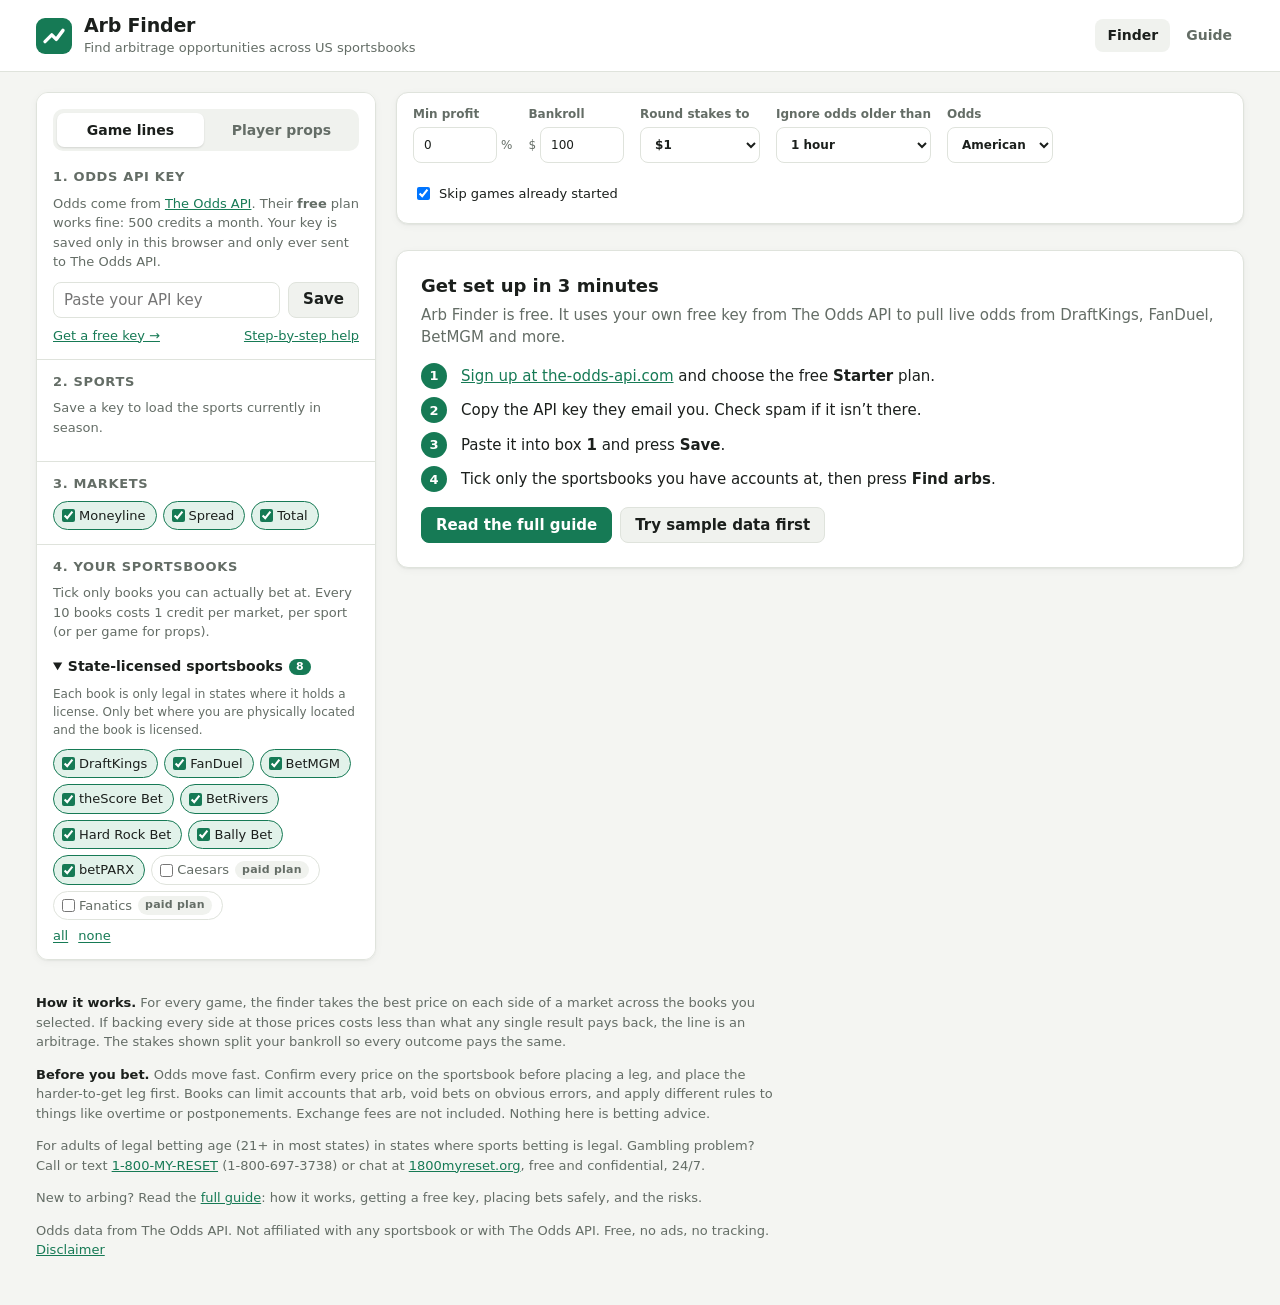
<file: index.html>
<!doctype html>
<html lang="en">
<head>
  <meta charset="utf-8">
  <meta name="viewport" content="width=device-width, initial-scale=1">
  <meta http-equiv="Content-Security-Policy" content="default-src 'self'; script-src 'self'; style-src 'self'; img-src 'self' data:; connect-src https://api.the-odds-api.com; font-src 'self'; object-src 'none'; base-uri 'self'; form-action 'none'">
  <meta name="referrer" content="strict-origin-when-cross-origin">
  <title>Arb Finder</title>
  <meta name="description" content="Free sports betting arbitrage finder for US sportsbooks. Compares DraftKings, FanDuel, BetMGM, theScore Bet, BetRivers, Hard Rock Bet and more. Runs entirely in your browser.">
  <link rel="icon" href="data:image/svg+xml,%3Csvg xmlns='http://www.w3.org/2000/svg' viewBox='0 0 32 32'%3E%3Crect width='32' height='32' rx='7' fill='%23167a55'/%3E%3Cpath d='M8 21l6-6 4 4 6-8' stroke='white' stroke-width='3' fill='none' stroke-linecap='round' stroke-linejoin='round'/%3E%3C/svg%3E">
  <link rel="stylesheet" href="styles.css">
</head>
<body>
  <header class="topbar">
    <div class="wrap topbar-inner">
      <a class="brand brand-link" href="index.html">
        <span class="logo" aria-hidden="true"></span>
        <div>
          <h1>Arb Finder</h1>
          <p class="tagline">Find arbitrage opportunities across US sportsbooks</p>
        </div>
      </a>
      <div class="topbar-right">
        <div class="quota" id="quota" hidden></div>
        <nav class="nav">
          <a href="index.html" aria-current="page">Finder</a>
          <a href="guide.html">Guide</a>
        </nav>
      </div>
    </div>
  </header>

  <main class="wrap layout">
    <aside class="panel settings" aria-label="Settings">
      <div class="mode-switch" role="tablist" aria-label="What to search">
        <button type="button" role="tab" data-mode="lines">Game lines</button>
        <button type="button" role="tab" data-mode="props">Player props</button>
      </div>

      <section class="block">
        <h2>1. Odds API key</h2>
        <p class="hint">Odds come from <a href="https://the-odds-api.com/" target="_blank" rel="noopener">The Odds API</a>. Their <strong>free</strong> plan works fine: 500 credits a month. Your key is saved only in this browser and only ever sent to The Odds API.</p>
        <form id="key-form" class="key-row" autocomplete="off">
          <input id="api-key" type="password" placeholder="Paste your API key" spellcheck="false" aria-label="API key">
          <button type="submit" class="btn">Save</button>
        </form>
        <p class="key-status" id="key-status" role="status" aria-live="polite" hidden></p>
        <div class="key-links">
          <a href="https://the-odds-api.com/#get-access" target="_blank" rel="noopener">Get a free key →</a>
          <a href="guide.html#api-key">Step-by-step help</a>
          <button type="button" class="link-btn" id="clear-key" hidden>Forget key</button>
        </div>
      </section>

      <div data-show="lines">
        <section class="block">
        <h2>2. Sports</h2>
        <div id="sports" class="sports"><p class="hint">Save a key to load the sports currently in season.</p></div>
      </section>

        <section class="block">
        <h2>3. Markets</h2>
        <div class="chips" id="markets">
          <label class="chip"><input type="checkbox" value="h2h"> Moneyline</label>
          <label class="chip"><input type="checkbox" value="spreads"> Spread</label>
          <label class="chip"><input type="checkbox" value="totals"> Total</label>
        </div>
      </section>

      </div>

      <div data-show="props" hidden>
        <section class="block">
          <h2>2. Sport</h2>
          <div id="prop-sports"></div>
        </section>
        <section class="block">
          <h2>3. Props</h2>
          <p class="hint">Over/under player props. Each prop you tick costs credits for every game scanned.</p>
          <div id="prop-markets"></div>
          <label class="inline-field">Games to scan
            <select id="prop-games">
              <option value="1">next 1 game</option>
              <option value="3">next 3 games</option>
              <option value="5">next 5 games</option>
              <option value="10">next 10 games</option>
              <option value="20">next 20 games</option>
            </select>
          </label>
          <p class="props-cost" id="props-cost"></p>
        </section>
      </div>

      <section class="block">
        <h2>4. Your sportsbooks</h2>
        <p class="hint">Tick only books you can actually bet at. Every 10 books costs 1 credit per market, per sport (or per game for props).</p>
        <div id="books"></div>
      </section>

      <section class="block fetch-block">
        <div class="cost" id="cost"></div>
        <button id="fetch" class="btn btn-primary btn-wide" type="button">Find arbs</button>
        <button id="demo" class="link-btn" type="button">or load sample data</button>
        <p class="status" id="status" role="status" aria-live="polite"></p>
      </section>
    </aside>

    <section class="results" aria-label="Results">
      <div class="panel filters">
        <label>Min profit
          <span class="input-suffix"><input id="f-minprofit" type="number" step="0.1" min="-10" max="50"><span>%</span></span>
        </label>
        <label>Bankroll
          <span class="input-prefix"><span>$</span><input id="f-bankroll" type="number" step="10" min="1"></span>
        </label>
        <label>Round stakes to
          <select id="f-round">
            <option value="0">exact cents</option>
            <option value="1">$1</option>
            <option value="5">$5</option>
            <option value="10">$10</option>
          </select>
        </label>
        <label>Ignore odds older than
          <select id="f-maxage">
            <option value="15">15 min</option>
            <option value="30">30 min</option>
            <option value="60">1 hour</option>
            <option value="180">3 hours</option>
            <option value="0">never</option>
          </select>
        </label>
        <label>Odds
          <select id="f-format">
            <option value="american">American</option>
            <option value="decimal">Decimal</option>
          </select>
        </label>
        <label class="check"><input id="f-live" type="checkbox"> Skip games already started</label>
      </div>

      <div id="summary" class="summary"></div>
      <div id="list" class="list"></div>
      <div id="cover" class="cover"></div>
    </section>
  </main>

  <footer class="wrap footer">
    <p><strong>How it works.</strong> For every game, the finder takes the best price on each side of a market across the books you selected. If backing every side at those prices costs less than what any single result pays back, the line is an arbitrage. The stakes shown split your bankroll so every outcome pays the same.</p>
    <p><strong>Before you bet.</strong> Odds move fast. Confirm every price on the sportsbook before placing a leg, and place the harder-to-get leg first. Books can limit accounts that arb, void bets on obvious errors, and apply different rules to things like overtime or postponements. Exchange fees are not included. Nothing here is betting advice.</p>
    <p>For adults of legal betting age (21+ in most states) in states where sports betting is legal. Gambling problem? Call or text <a href="tel:18006973738">1-800-MY-RESET</a> (1-800-697-3738) or chat at <a href="https://1800myreset.org" target="_blank" rel="noopener">1800myreset.org</a>, free and confidential, 24/7.</p>
    <p>New to arbing? Read the <a href="guide.html">full guide</a>: how it works, getting a free key, placing bets safely, and the risks.</p>
    <p class="muted">Odds data from The Odds API. Not affiliated with any sportsbook or with The Odds API. Free, no ads, no tracking. <a href="guide.html#disclaimer">Disclaimer</a></p>
  </footer>

  <script type="module" src="js/app.js"></script>
</body>
</html>
</file>
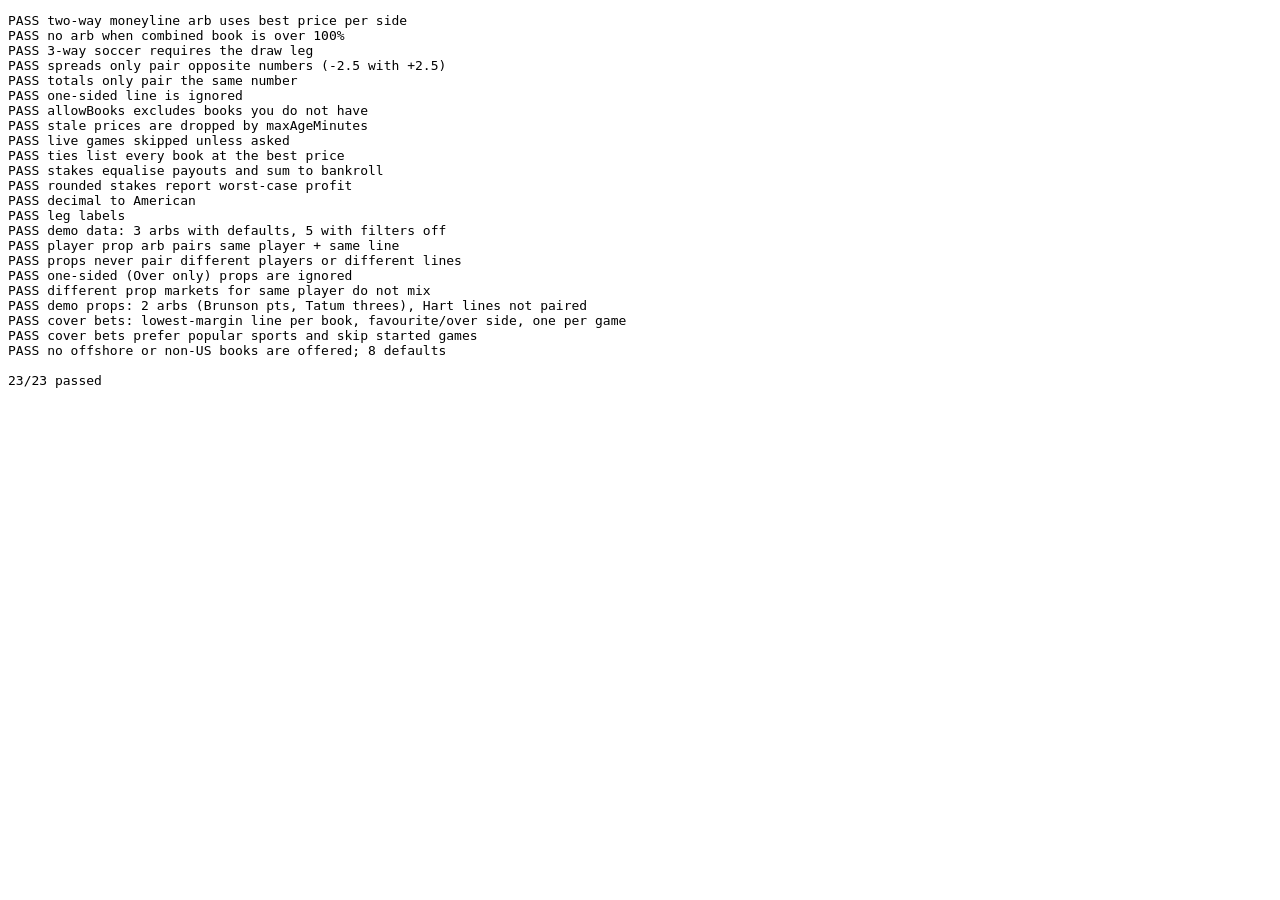
<file: test/index.html>
<!doctype html>
<html lang="en">
<head><meta charset="utf-8"><title>Arb math tests</title></head>
<body>
<pre id="out">running…</pre>
<script type="module">
import { findArbs, findCoverBets, calcStakes, decimalToAmerican, legLabel } from '../js/arb.js';
import { demoEvents, demoPropEvents } from '../js/demo-data.js';
import { BOOKS } from '../js/books.js';

const results = [];
const test = (name, fn) => { try { fn(); results.push(`PASS ${name}`); } catch (e) { results.push(`FAIL ${name}: ${e.message}`); } };
const eq = (a, b, msg = '') => { if (a !== b) throw new Error(`${msg} expected ${JSON.stringify(b)}, got ${JSON.stringify(a)}`); };
const near = (a, b, tol = 1e-6, msg = '') => { if (Math.abs(a - b) > tol) throw new Error(`${msg} expected ~${b}, got ${a}`); };

const NOW = Date.parse('2026-11-17T12:00:00Z');
const later = '2026-11-18T00:00:00Z';
const fresh = '2026-11-17T11:59:00Z';
const ev = (bookmakers, extra = {}) => ({ id: 'e', sport_key: 'x', commence_time: later, home_team: 'Home', away_team: 'Away', bookmakers, ...extra });
const bm = (key, mkey, outcomes, last_update = fresh) => ({ key, title: key.toUpperCase(), last_update, markets: [{ key: mkey, last_update, outcomes }] });

test('two-way moneyline arb uses best price per side', () => {
  const r = findArbs([ev([
    bm('a', 'h2h', [{ name: 'Home', price: 2.1 }, { name: 'Away', price: 1.8 }]),
    bm('b', 'h2h', [{ name: 'Home', price: 1.87 }, { name: 'Away', price: 2.02 }]),
  ])], { now: NOW });
  eq(r.length, 1);
  near(r[0].implied, 1 / 2.1 + 1 / 2.02);
  near(r[0].profitPct, (1 / (1 / 2.1 + 1 / 2.02) - 1) * 100);
  eq(r[0].legs.find((l) => l.name === 'Home').books[0].bookKey, 'a');
  eq(r[0].legs.find((l) => l.name === 'Away').books[0].bookKey, 'b');
});

test('no arb when combined book is over 100%', () => {
  const r = findArbs([ev([
    bm('a', 'h2h', [{ name: 'Home', price: 1.91 }, { name: 'Away', price: 1.91 }]),
    bm('b', 'h2h', [{ name: 'Home', price: 1.95 }, { name: 'Away', price: 1.87 }]),
  ])], { now: NOW });
  eq(r.length, 0);
});

test('3-way soccer requires the draw leg', () => {
  // Without Draw these would look like a huge arb; with Draw covered it is a real 3-way calc.
  const r = findArbs([ev([
    bm('a', 'h2h', [{ name: 'Home', price: 2.1 }, { name: 'Draw', price: 3.4 }, { name: 'Away', price: 3.6 }]),
    bm('b', 'h2h', [{ name: 'Home', price: 2.2 }, { name: 'Draw', price: 3.75 }, { name: 'Away', price: 3.8 }]),
  ])], { now: NOW, minProfitPct: -100 });
  eq(r.length, 1);
  eq(r[0].legs.length, 3);
  near(r[0].implied, 1 / 2.2 + 1 / 3.75 + 1 / 3.8);
});

test('spreads only pair opposite numbers (-2.5 with +2.5)', () => {
  const r = findArbs([ev([
    bm('a', 'spreads', [{ name: 'Home', price: 2.08, point: -2.5 }, { name: 'Away', price: 1.77, point: 2.5 }]),
    bm('b', 'spreads', [{ name: 'Home', price: 1.83, point: -2.5 }, { name: 'Away', price: 2.0, point: 2.5 }]),
    // Different line: Away +3.5 at a big price must NOT pair with Home -2.5
    bm('c', 'spreads', [{ name: 'Home', price: 1.5, point: -3.5 }, { name: 'Away', price: 3.0, point: 3.5 }]),
  ])], { now: NOW, minProfitPct: -100 });
  const l25 = r.find((x) => x.line === -2.5);
  const l35 = r.find((x) => x.line === -3.5);
  near(l25.implied, 1 / 2.08 + 1 / 2.0);
  near(l35.implied, 1 / 1.5 + 1 / 3.0);
  eq(r.length, 2);
});

test('totals only pair the same number', () => {
  const r = findArbs([ev([
    bm('a', 'totals', [{ name: 'Over', price: 2.05, point: 47.5 }, { name: 'Under', price: 1.8, point: 47.5 }]),
    bm('b', 'totals', [{ name: 'Over', price: 1.7, point: 48.5 }, { name: 'Under', price: 2.3, point: 48.5 }]),
  ])], { now: NOW, minProfitPct: -100 });
  eq(r.length, 2);
  for (const x of r) eq(x.legs.every((l) => l.point === x.line), true, 'points match line');
});

test('one-sided line is ignored', () => {
  const r = findArbs([ev([bm('a', 'totals', [{ name: 'Over', price: 3.0, point: 40 }])])], { now: NOW, minProfitPct: -100 });
  eq(r.length, 0);
});

test('allowBooks excludes books you do not have', () => {
  const events = [ev([
    bm('a', 'h2h', [{ name: 'Home', price: 2.1 }, { name: 'Away', price: 1.8 }]),
    bm('b', 'h2h', [{ name: 'Home', price: 1.87 }, { name: 'Away', price: 2.02 }]),
  ])];
  eq(findArbs(events, { now: NOW, allowBooks: new Set(['a']) }).length, 0);
});

test('stale prices are dropped by maxAgeMinutes', () => {
  const events = [ev([
    bm('a', 'h2h', [{ name: 'Home', price: 2.1 }, { name: 'Away', price: 1.8 }]),
    bm('b', 'h2h', [{ name: 'Home', price: 1.87 }, { name: 'Away', price: 2.02 }], '2026-11-17T09:00:00Z'),
  ])];
  eq(findArbs(events, { now: NOW, maxAgeMinutes: 60 }).length, 0);
  eq(findArbs(events, { now: NOW, maxAgeMinutes: 0 }).length, 1);
});

test('live games skipped unless asked', () => {
  const events = [ev([
    bm('a', 'h2h', [{ name: 'Home', price: 2.1 }, { name: 'Away', price: 1.8 }]),
    bm('b', 'h2h', [{ name: 'Home', price: 1.87 }, { name: 'Away', price: 2.02 }]),
  ], { commence_time: '2026-11-17T11:00:00Z' })];
  eq(findArbs(events, { now: NOW }).length, 0);
  eq(findArbs(events, { now: NOW, excludeLive: false })[0].event.live, true);
});

test('ties list every book at the best price', () => {
  const r = findArbs([ev([
    bm('a', 'h2h', [{ name: 'Home', price: 2.1 }, { name: 'Away', price: 1.8 }]),
    bm('b', 'h2h', [{ name: 'Home', price: 2.1 }, { name: 'Away', price: 2.02 }]),
  ])], { now: NOW });
  eq(r[0].legs.find((l) => l.name === 'Home').books.length, 2);
});

test('stakes equalise payouts and sum to bankroll', () => {
  const c = calcStakes([2.1, 2.02], 100);
  near(c.staked, 100);
  near(c.payouts[0], c.payouts[1], 1e-9);
  near(c.minProfit, 100 / (1 / 2.1 + 1 / 2.02) - 100);
});

test('rounded stakes report worst-case profit', () => {
  const c = calcStakes([2.1, 2.02], 100, 5);
  eq(c.stakes.every((s) => s % 5 === 0), true);
  near(c.minProfit, Math.min(...c.payouts) - c.staked);
});

test('decimal to American', () => {
  eq(decimalToAmerican(2.1), '+110');
  eq(decimalToAmerican(1.91), '-110');
  eq(decimalToAmerican(2.0), '+100');
  eq(decimalToAmerican(1.5), '-200');
});

test('leg labels', () => {
  eq(legLabel('spreads', { name: 'Bills', point: 2.5 }), 'Bills +2.5');
  eq(legLabel('spreads', { name: 'Chiefs', point: -2.5 }), 'Chiefs -2.5');
  eq(legLabel('totals', { name: 'Over', point: 47.5 }), 'Over 47.5');
});

test('demo data: 3 arbs with defaults, 5 with filters off', () => {
  const now = Date.now();
  const d = demoEvents(now);
  eq(findArbs(d, { now, maxAgeMinutes: 60, excludeLive: true }).length, 3);
  eq(findArbs(d, { now, maxAgeMinutes: 0, excludeLive: false }).length, 5);
});

const prop = (key, mkey, rows, last_update = fresh) => ({ key, title: key, last_update, markets: [{ key: mkey, last_update,
  outcomes: rows.map(([name, price, point, description]) => ({ name, price, point, description })) }] });

test('player prop arb pairs same player + same line', () => {
  const r = findArbs([ev([
    prop('a', 'player_points', [['Over', 2.08, 25.5, 'Brunson'], ['Under', 1.77, 25.5, 'Brunson']]),
    prop('b', 'player_points', [['Over', 1.83, 25.5, 'Brunson'], ['Under', 2.0, 25.5, 'Brunson']]),
  ])], { now: NOW });
  eq(r.length, 1);
  eq(r[0].isProp, true);
  eq(r[0].player, 'Brunson');
  near(r[0].implied, 1 / 2.08 + 1 / 2.0);
  eq(legLabel(r[0].market, r[0].legs[0]), 'Over 25.5');
});

test('props never pair different players or different lines', () => {
  const r = findArbs([ev([
    prop('a', 'player_points', [['Over', 3.0, 25.5, 'Brunson'], ['Under', 1.3, 25.5, 'Brunson']]),
    prop('b', 'player_points', [['Over', 1.3, 25.5, 'Tatum'], ['Under', 3.0, 25.5, 'Tatum']]),
    prop('c', 'player_points', [['Over', 1.3, 24.5, 'Brunson'], ['Under', 3.0, 24.5, 'Brunson']]),
  ])], { now: NOW });
  eq(r.length, 0);
});

test('one-sided (Over only) props are ignored', () => {
  const r = findArbs([ev([
    prop('a', 'player_tds_over', [['Over', 5.0, 0.5, 'Kelce']]),
    prop('b', 'player_tds_over', [['Over', 6.0, 0.5, 'Kelce']]),
  ])], { now: NOW, minProfitPct: -100 });
  eq(r.length, 0);
});

test('different prop markets for same player do not mix', () => {
  const r = findArbs([ev([
    prop('a', 'player_points', [['Over', 3.0, 8.5, 'Hart'], ['Under', 1.3, 8.5, 'Hart']]),
    prop('b', 'player_rebounds', [['Over', 1.3, 8.5, 'Hart'], ['Under', 3.0, 8.5, 'Hart']]),
  ])], { now: NOW });
  eq(r.length, 0);
});

test('demo props: 2 arbs (Brunson pts, Tatum threes), Hart lines not paired', () => {
  const now = Date.now();
  const r = findArbs(demoPropEvents(now), { now, maxAgeMinutes: 60 });
  eq(r.length, 2);
  eq(r.map((x) => x.player).sort().join(','), 'Jalen Brunson,Jayson Tatum');
});

test('cover bets: lowest-margin line per book, favourite/over side, one per game', () => {
  const evA = ev([
    bm('dk', 'h2h', [{ name: 'Home', price: 1.5 }, { name: 'Away', price: 2.5 }]),       // margin ~6.7%
  ], { id: 'A', sport_key: 'basketball_nba' });
  evA.bookmakers[0].markets.push({ key: 'totals', last_update: fresh, outcomes: [
    { name: 'Over', price: 1.95, point: 220.5 }, { name: 'Under', price: 1.95, point: 220.5 } ] }); // margin ~-2.5% (cheapest)
  const evB = ev([bm('dk', 'h2h', [{ name: 'Home', price: 1.91 }, { name: 'Away', price: 1.91 }])], { id: 'B', sport_key: 'basketball_nba' });
  const out = findCoverBets([evA, evB], { now: NOW, perBook: 2 });
  eq(out.length, 1);
  eq(out[0].picks.length, 2);
  eq(out[0].picks[0].event.id, 'A');
  eq(out[0].picks[0].leg.name, 'Over');
  eq(out[0].picks[1].event.id, 'B');
  near(out[0].picks[1].margin, 1 - 1 / (2 / 1.91));
});

test('cover bets prefer popular sports and skip started games', () => {
  const pop = ev([bm('dk', 'h2h', [{ name: 'Home', price: 1.8 }, { name: 'Away', price: 1.95 }])], { id: 'P', sport_key: 'americanfootball_nfl' });
  const obscure = ev([bm('dk', 'h2h', [{ name: 'Home', price: 1.98 }, { name: 'Away', price: 1.98 }])], { id: 'O', sport_key: 'rugby' });
  const live = ev([bm('dk', 'h2h', [{ name: 'Home', price: 2.0 }, { name: 'Away', price: 2.0 }])], { id: 'L', sport_key: 'americanfootball_nfl', commence_time: '2026-11-17T11:00:00Z' });
  const out = findCoverBets([obscure, live, pop], { now: NOW, perBook: 1, popularSports: new Set(['americanfootball_nfl']) });
  eq(out[0].picks[0].event.id, 'P');
  eq(out[0].picks[0].leg.name, 'Home', 'favourite');
});

test('no offshore or non-US books are offered; 8 defaults', () => {
  const banned = ['bovada', 'betonlineag', 'lowvig', 'mybookieag', 'betus', 'betwhale', 'betanysports', 'polymarket', 'limitless'];
  eq(BOOKS.filter((b) => banned.includes(b.key)).length, 0);
  eq(BOOKS.filter((b) => b.default).length, 8);
  eq(BOOKS.filter((b) => b.default).every((b) => b.group === 'us'), true, 'defaults are state-licensed');
});

const failed = results.filter((r) => r.startsWith('FAIL')).length;
document.getElementById('out').textContent = results.join('\n') + `\n\n${results.length - failed}/${results.length} passed`;
document.title = failed ? 'FAILED' : 'PASSED';
</script>
</body>
</html>
</file>
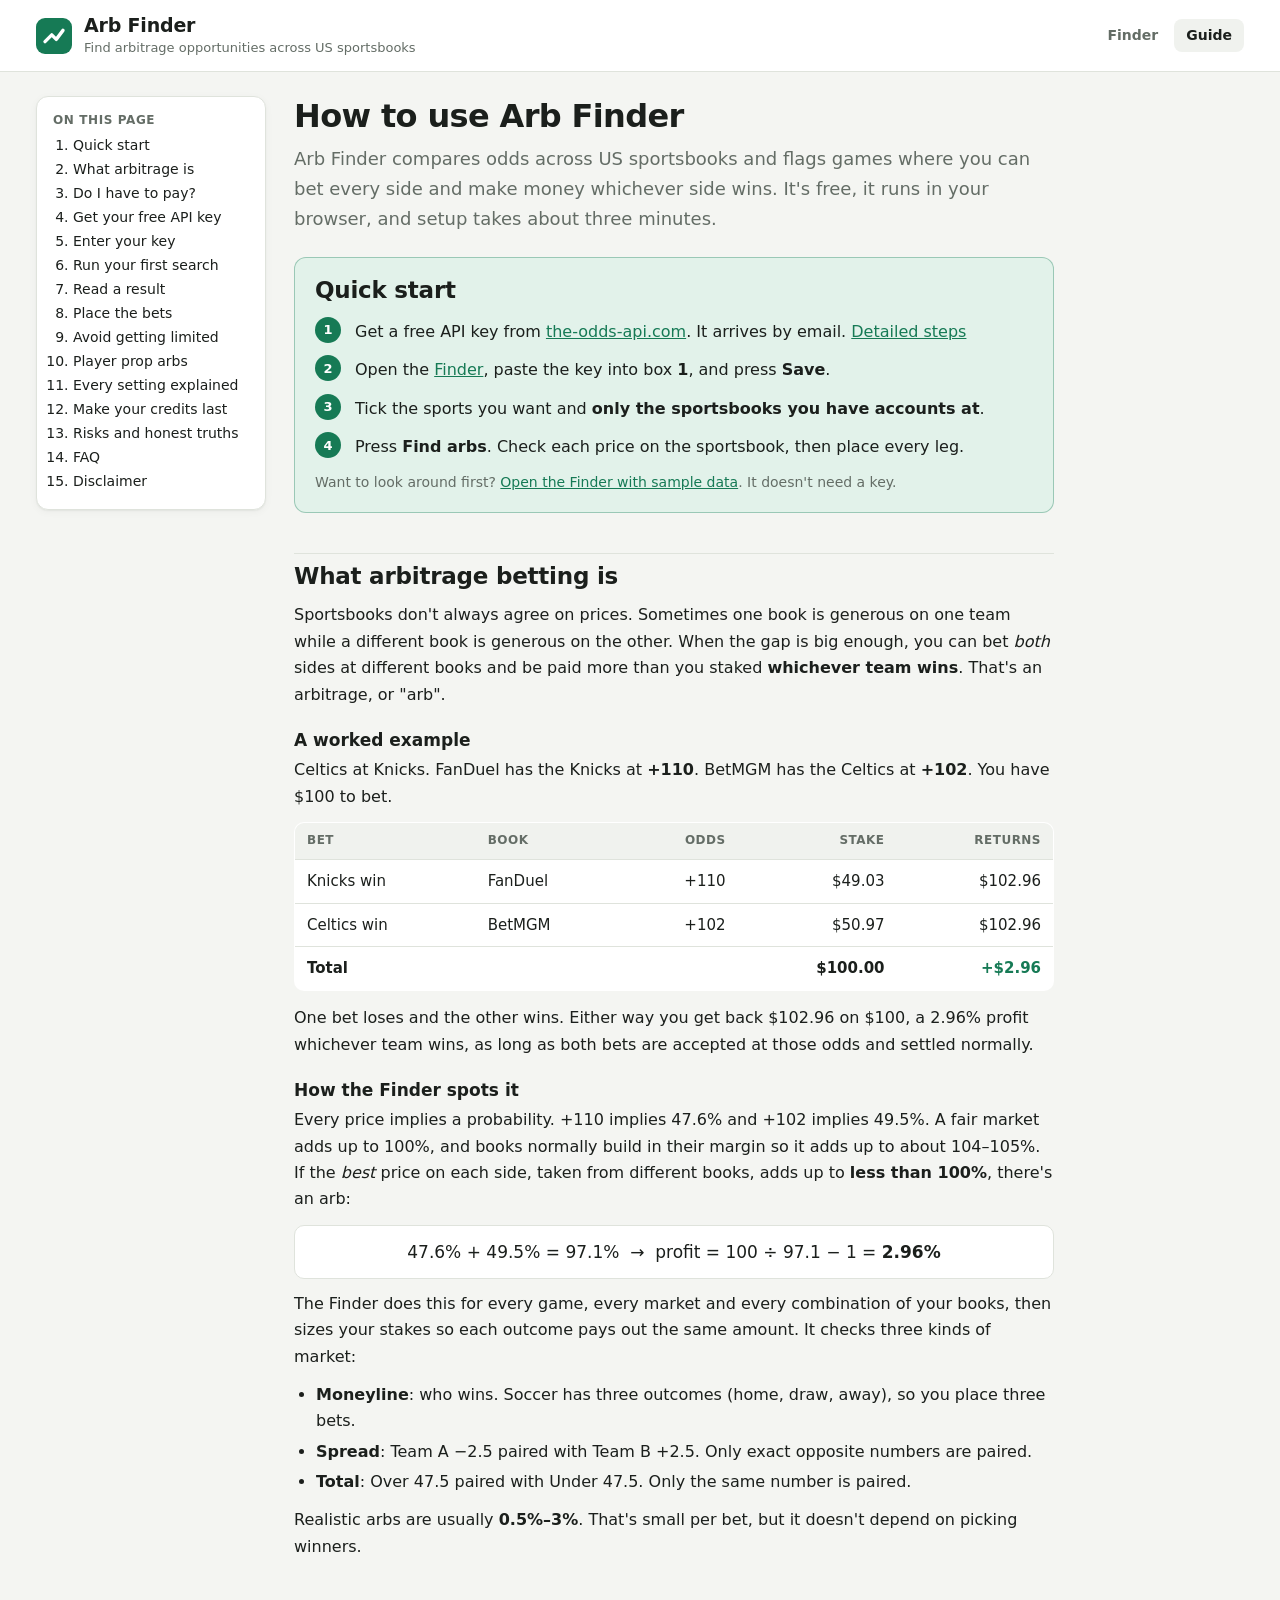
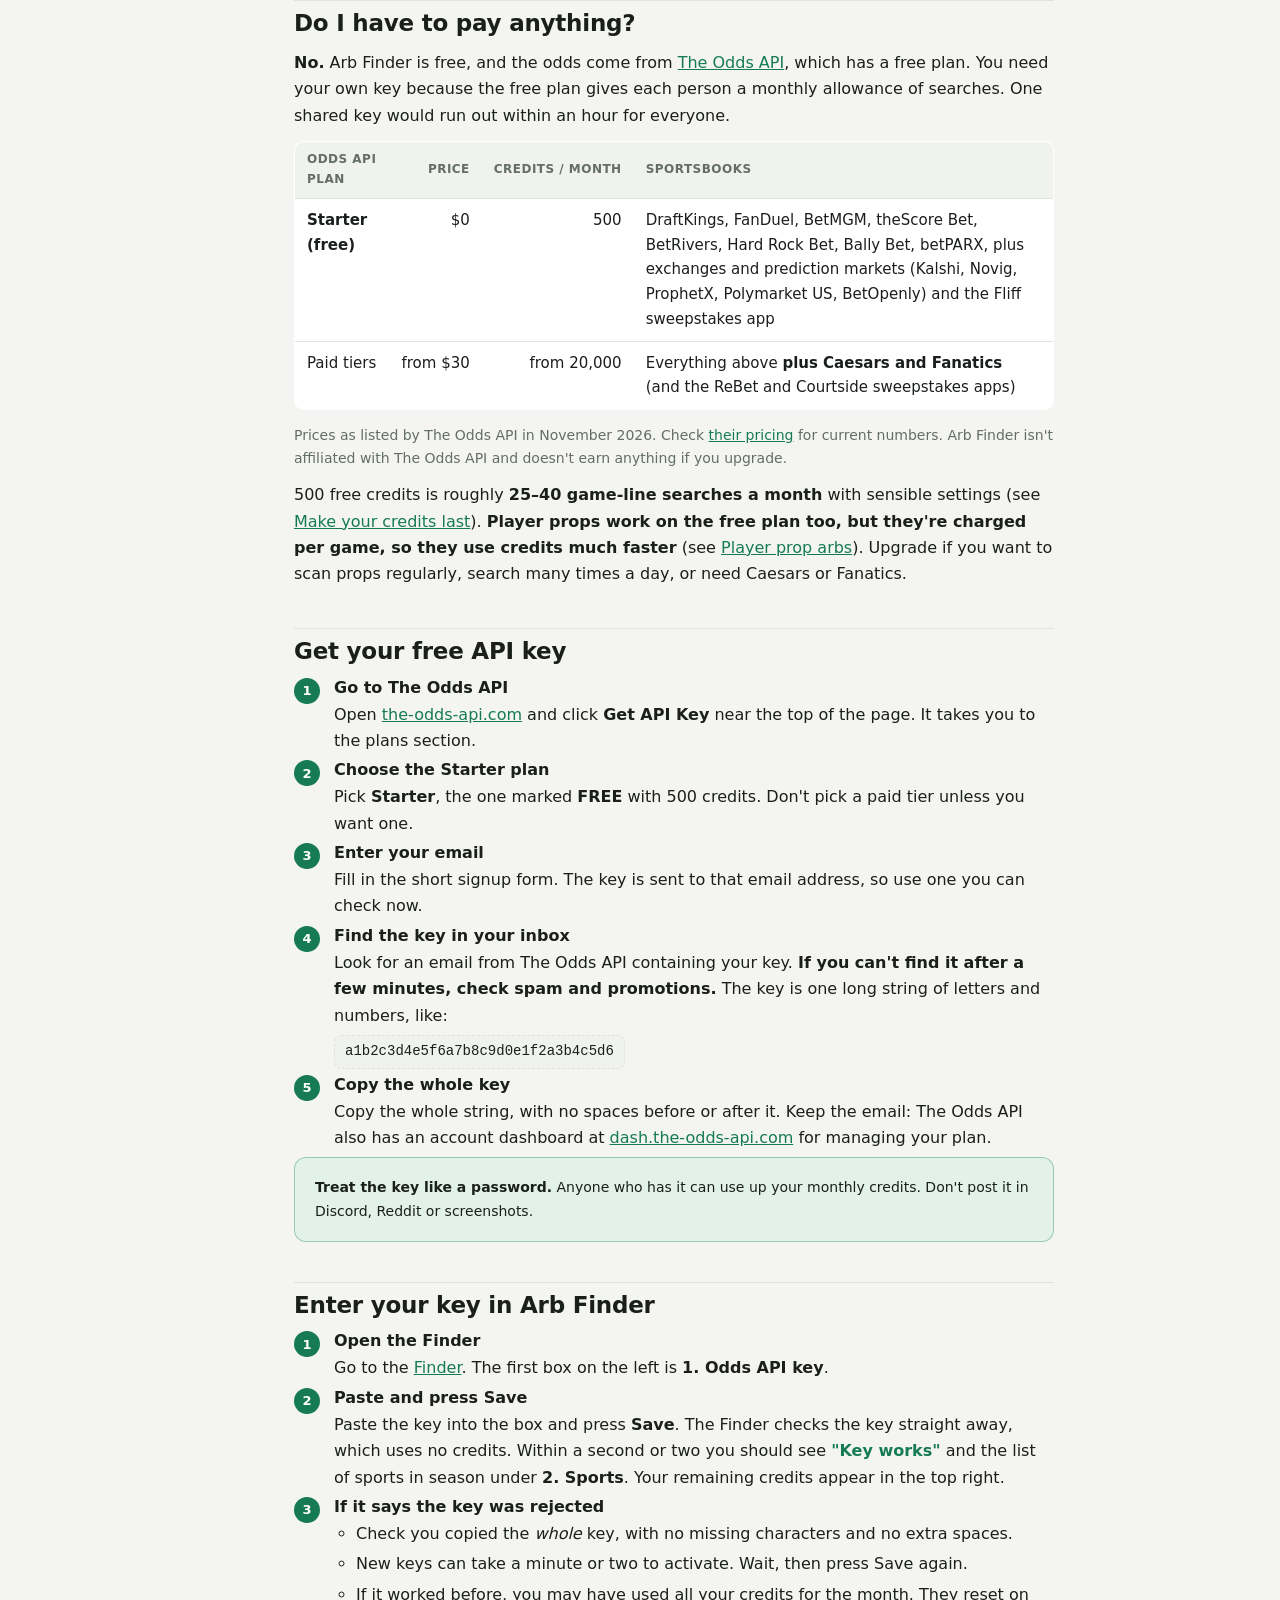
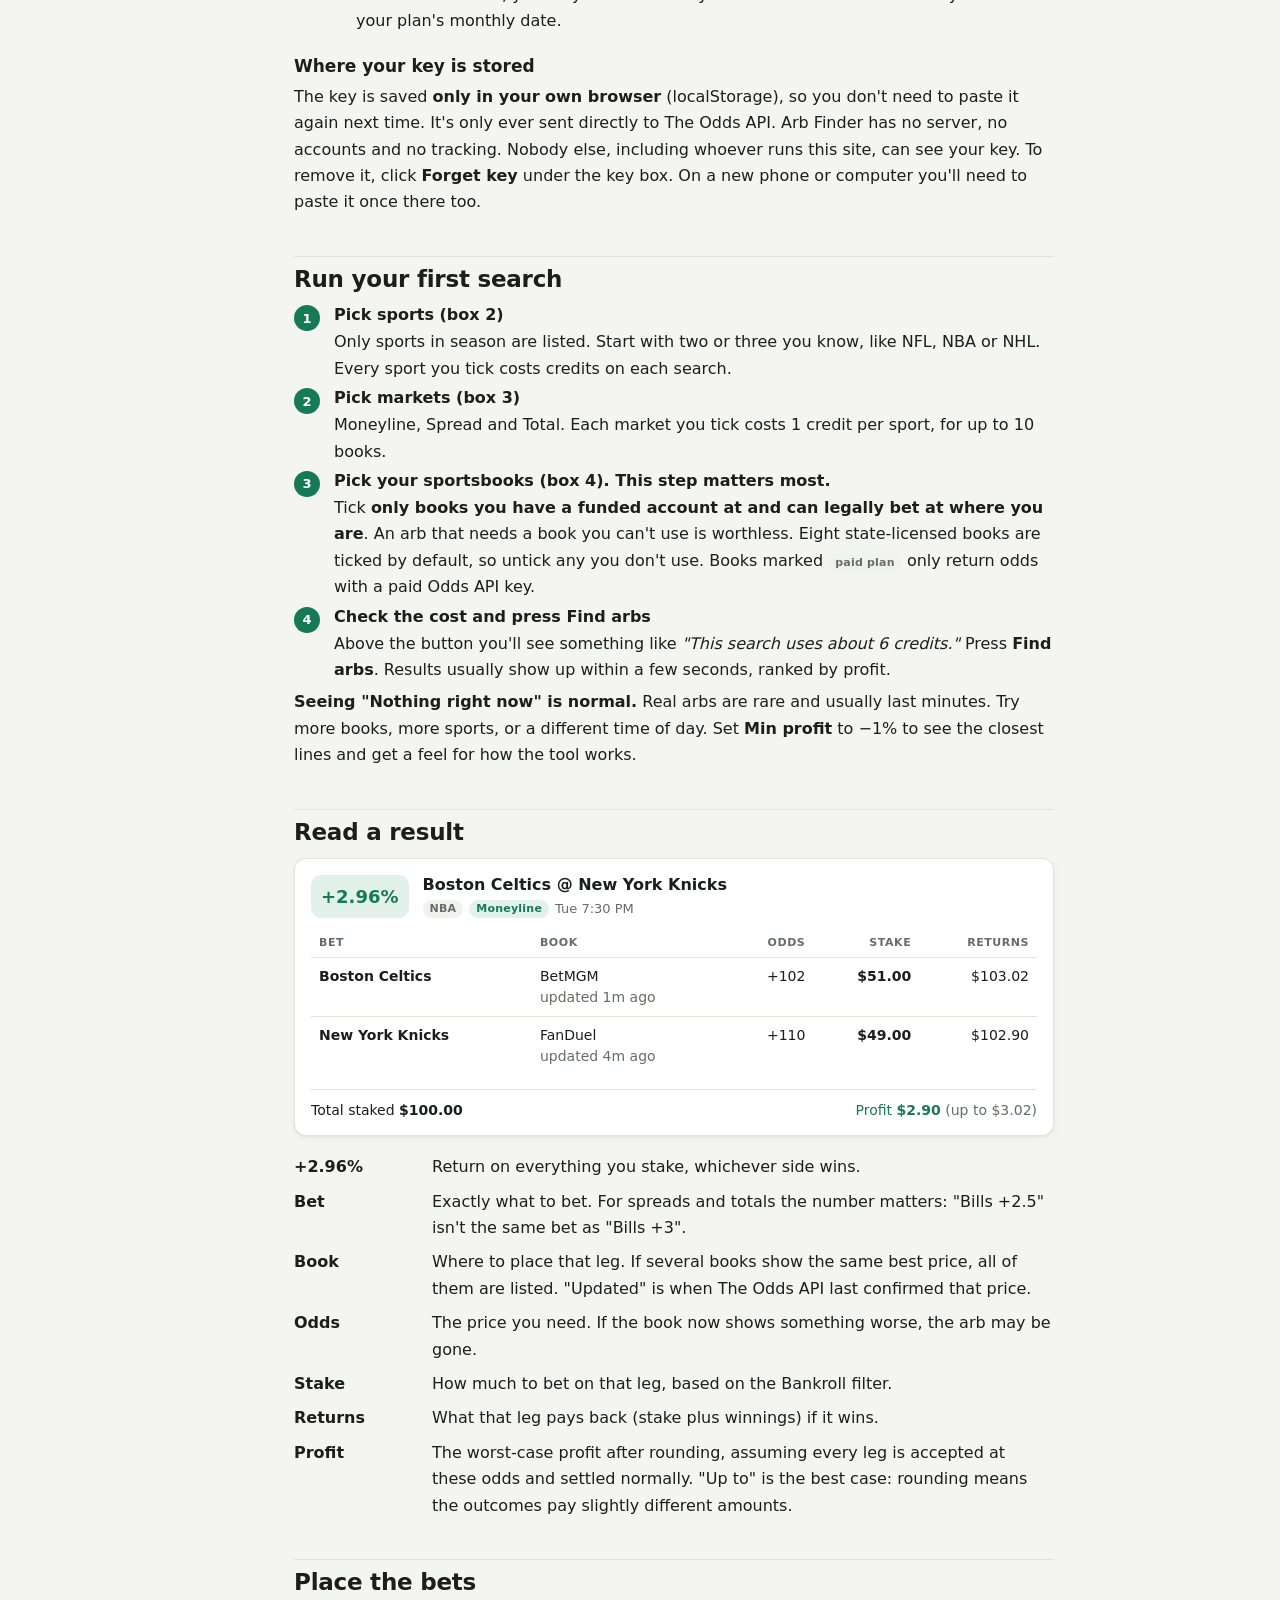
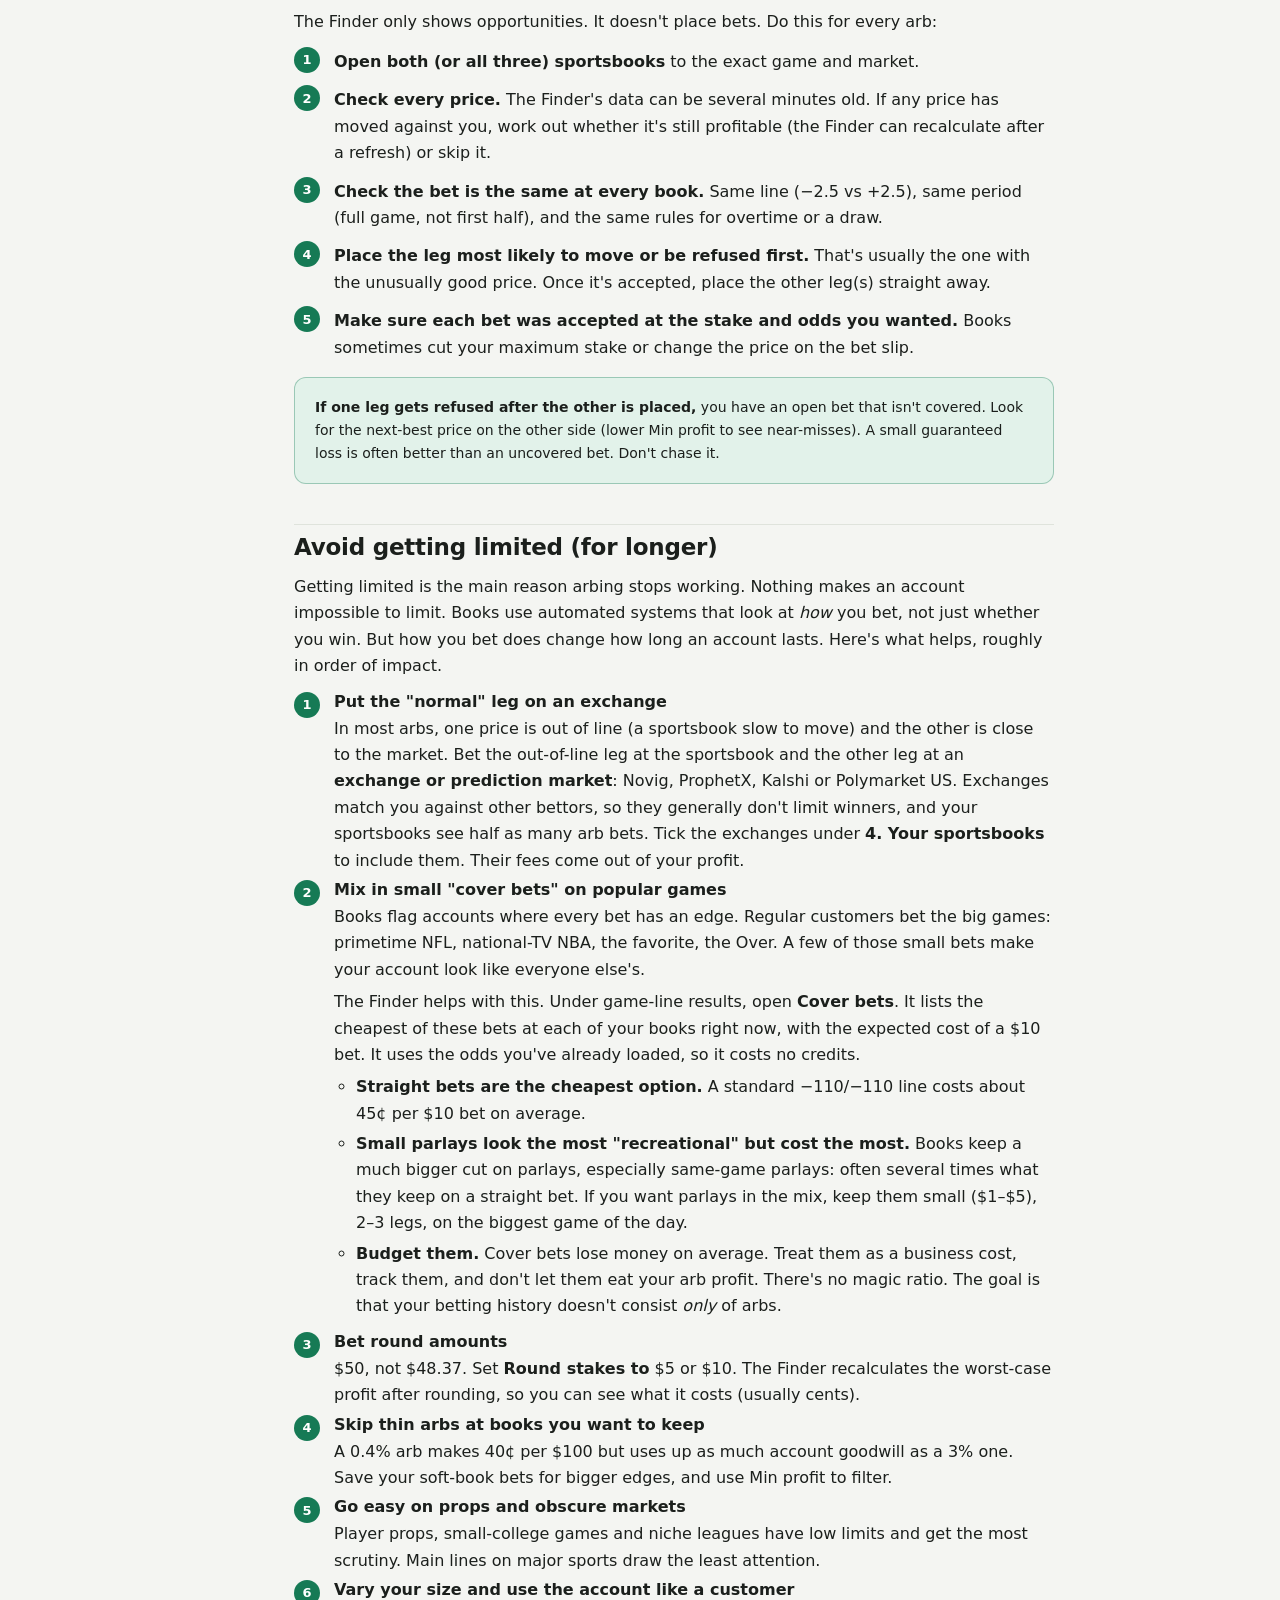
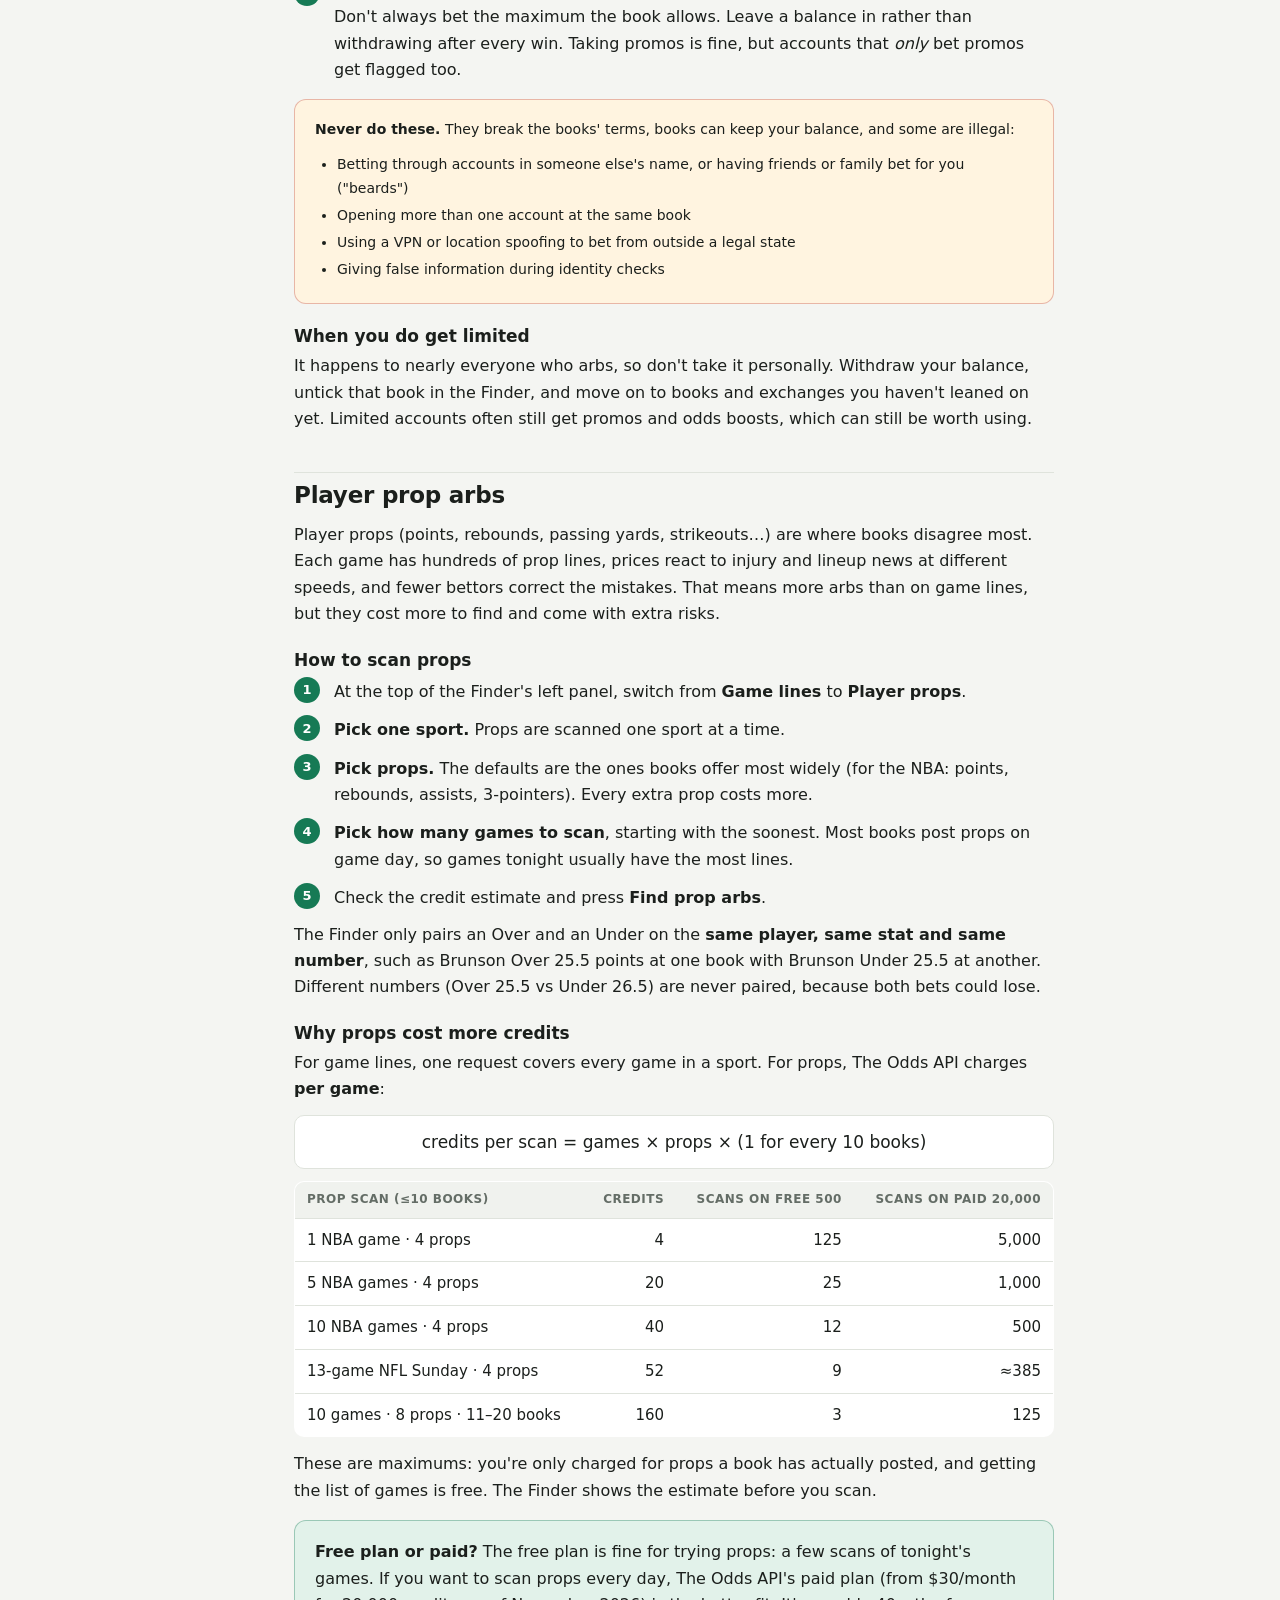
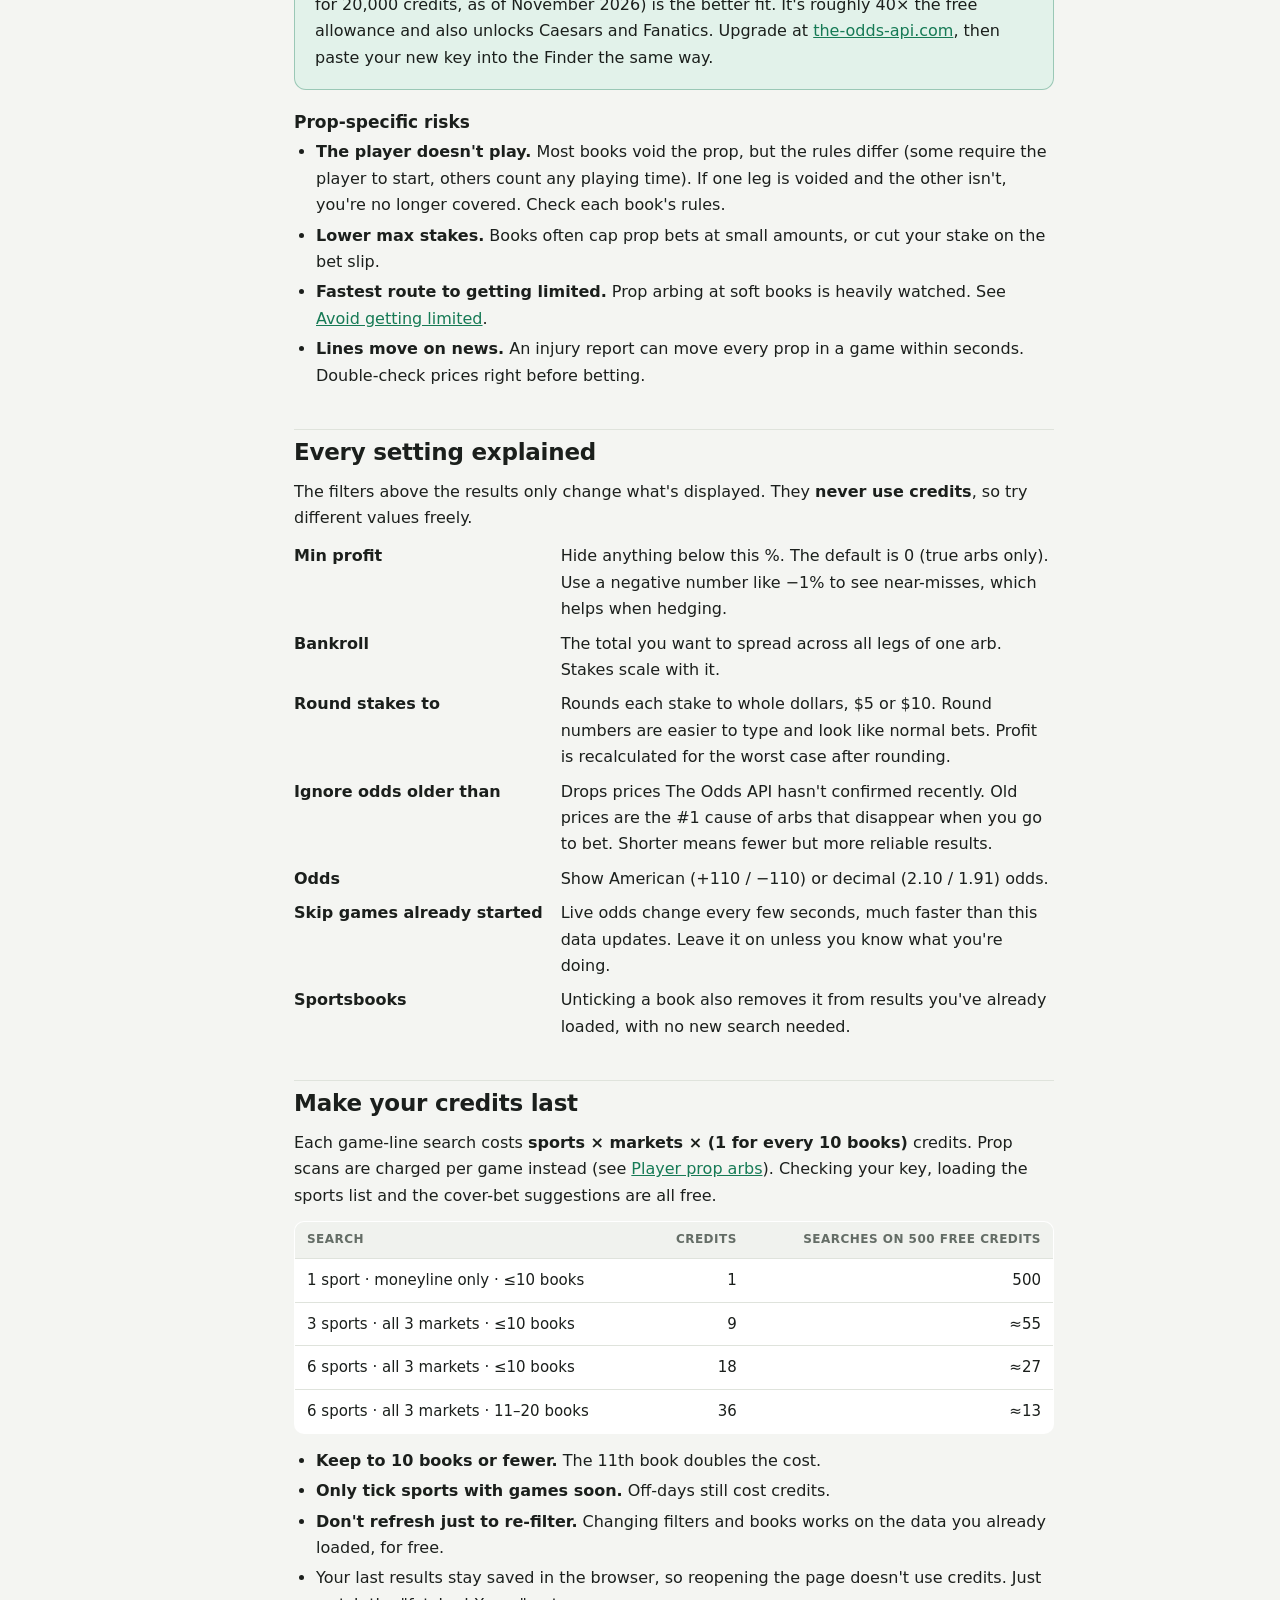
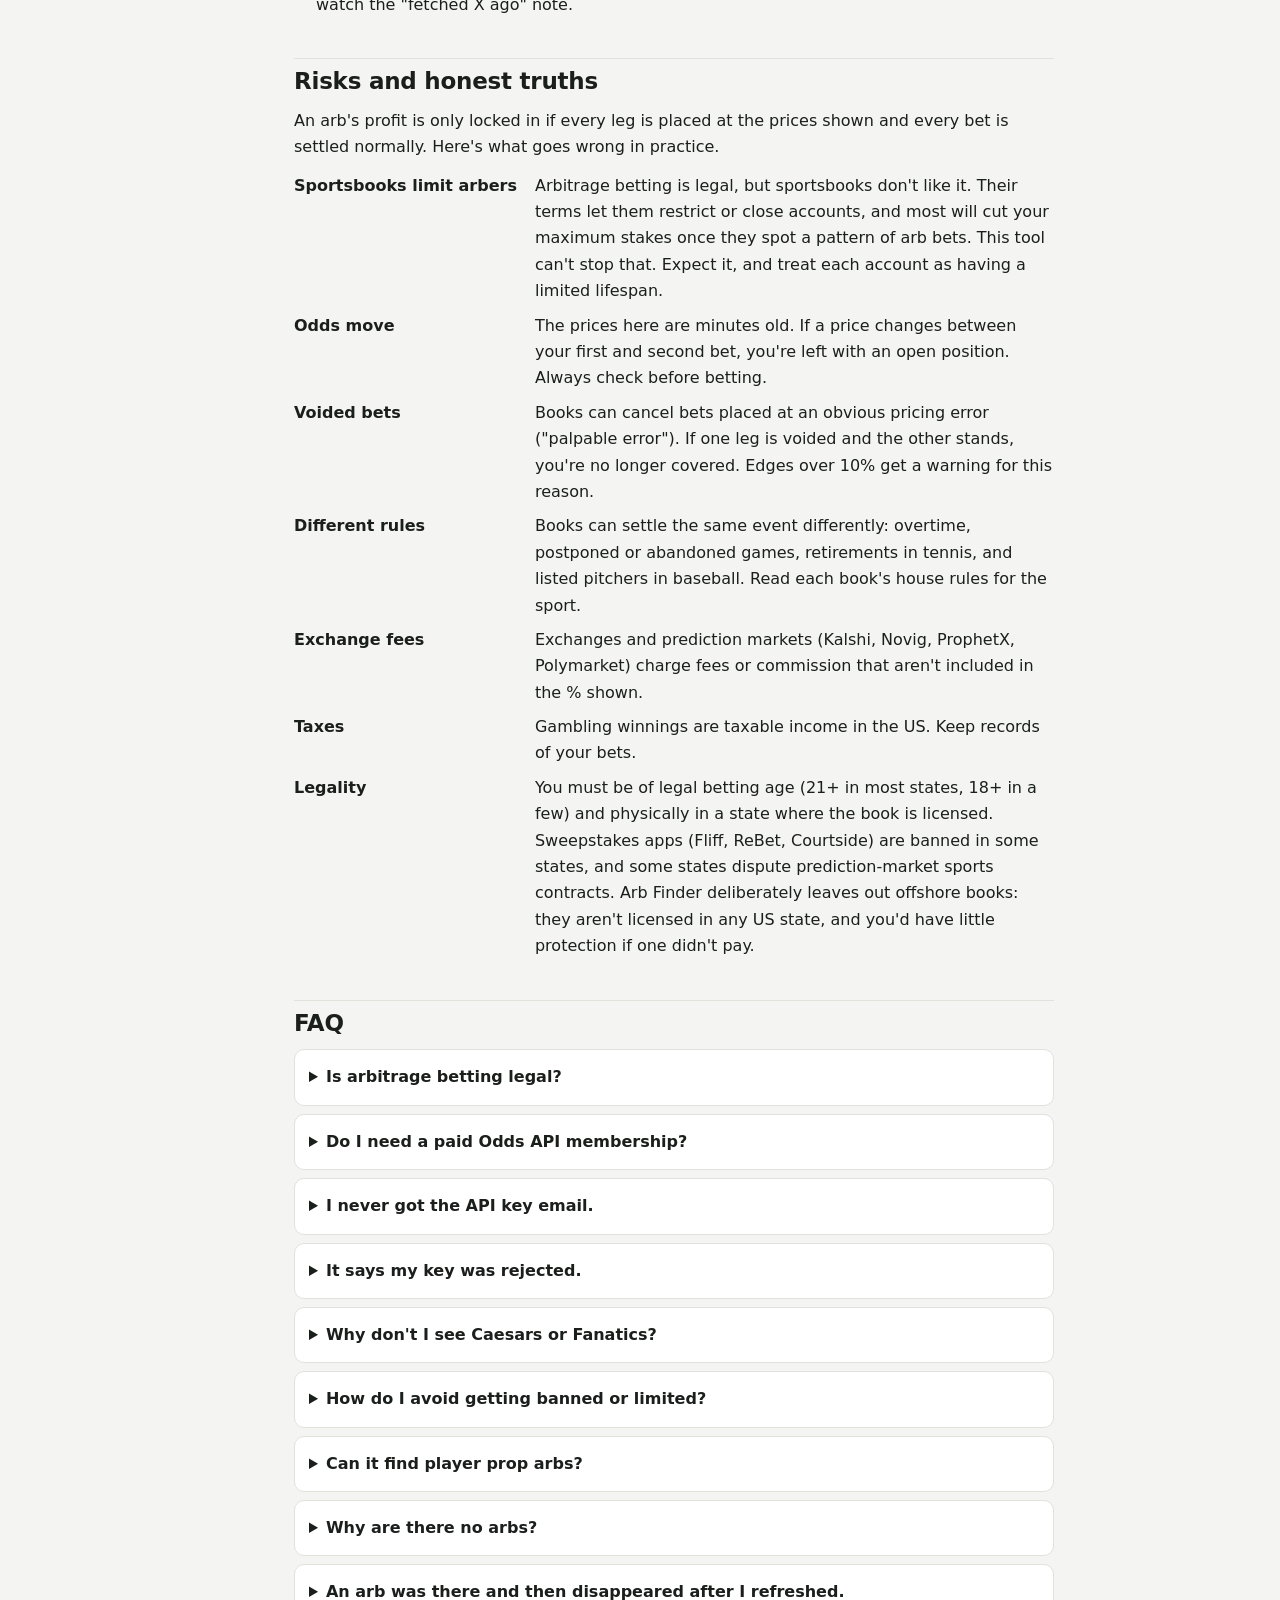
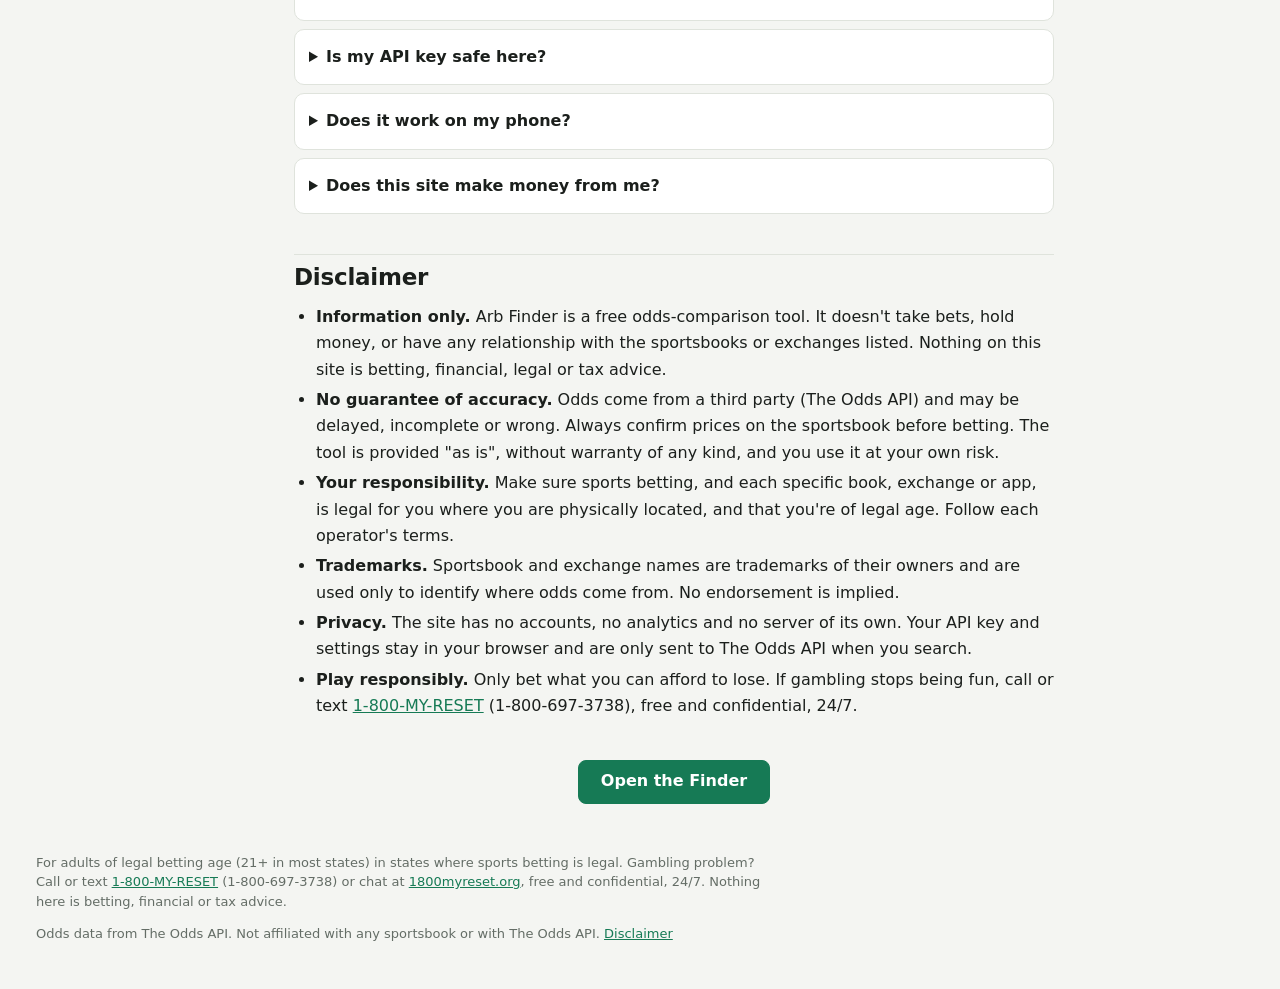
<file: guide.html>
<!doctype html>
<html lang="en">
<head>
  <meta charset="utf-8">
  <meta name="viewport" content="width=device-width, initial-scale=1">
  <meta http-equiv="Content-Security-Policy" content="default-src 'self'; script-src 'self'; style-src 'self'; img-src 'self' data:; connect-src https://api.the-odds-api.com; font-src 'self'; object-src 'none'; base-uri 'self'; form-action 'none'">
  <meta name="referrer" content="strict-origin-when-cross-origin">
  <title>Arb Finder Guide</title>
  <meta name="description" content="How sports betting arbitrage works, how to get a free Odds API key, and how to use Arb Finder step by step.">
  <link rel="icon" href="data:image/svg+xml,%3Csvg xmlns='http://www.w3.org/2000/svg' viewBox='0 0 32 32'%3E%3Crect width='32' height='32' rx='7' fill='%23167a55'/%3E%3Cpath d='M8 21l6-6 4 4 6-8' stroke='white' stroke-width='3' fill='none' stroke-linecap='round' stroke-linejoin='round'/%3E%3C/svg%3E">
  <link rel="stylesheet" href="styles.css">
</head>
<body>
  <header class="topbar">
    <div class="wrap topbar-inner">
      <a class="brand brand-link" href="index.html">
        <span class="logo" aria-hidden="true"></span>
        <div>
          <span class="brand-name">Arb Finder</span>
          <p class="tagline">Find arbitrage opportunities across US sportsbooks</p>
        </div>
      </a>
      <nav class="nav">
        <a href="index.html">Finder</a>
        <a href="guide.html" aria-current="page">Guide</a>
      </nav>
    </div>
  </header>

  <div class="wrap guide-layout">
    <nav class="toc panel" aria-label="Contents">
      <p class="toc-title">On this page</p>
      <ol>
        <li><a href="#quick-start">Quick start</a></li>
        <li><a href="#what-is-arb">What arbitrage is</a></li>
        <li><a href="#cost">Do I have to pay?</a></li>
        <li><a href="#api-key">Get your free API key</a></li>
        <li><a href="#enter-key">Enter your key</a></li>
        <li><a href="#first-search">Run your first search</a></li>
        <li><a href="#read-result">Read a result</a></li>
        <li><a href="#place-bets">Place the bets</a></li>
        <li><a href="#stay-unlimited">Avoid getting limited</a></li>
        <li><a href="#props">Player prop arbs</a></li>
        <li><a href="#settings">Every setting explained</a></li>
        <li><a href="#credits">Make your credits last</a></li>
        <li><a href="#risks">Risks and honest truths</a></li>
        <li><a href="#faq">FAQ</a></li>
        <li><a href="#disclaimer">Disclaimer</a></li>
      </ol>
    </nav>

    <main class="doc">
      <h1>How to use Arb Finder</h1>
      <p class="lede">Arb Finder compares odds across US sportsbooks and flags games where you can bet every side and make money whichever side wins. It's free, it runs in your browser, and setup takes about three minutes.</p>

      <!-- QUICK START -->
      <section id="quick-start" class="callout">
        <h2>Quick start</h2>
        <ol class="steps compact">
          <li>Get a free API key from <a href="https://the-odds-api.com/" target="_blank" rel="noopener">the-odds-api.com</a>. It arrives by email. <a href="#api-key">Detailed steps</a></li>
          <li>Open the <a href="index.html">Finder</a>, paste the key into box <strong>1</strong>, and press <strong>Save</strong>.</li>
          <li>Tick the sports you want and <strong>only the sportsbooks you have accounts at</strong>.</li>
          <li>Press <strong>Find arbs</strong>. Check each price on the sportsbook, then place every leg.</li>
        </ol>
        <p class="small muted">Want to look around first? <a href="index.html?demo=1">Open the Finder with sample data</a>. It doesn't need a key.</p>
      </section>

      <!-- WHAT IS ARB -->
      <section id="what-is-arb">
        <h2>What arbitrage betting is</h2>
        <p>Sportsbooks don't always agree on prices. Sometimes one book is generous on one team while a different book is generous on the other. When the gap is big enough, you can bet <em>both</em> sides at different books and be paid more than you staked <strong>whichever team wins</strong>. That's an arbitrage, or "arb".</p>

        <h3>A worked example</h3>
        <p>Celtics at Knicks. FanDuel has the Knicks at <strong>+110</strong>. BetMGM has the Celtics at <strong>+102</strong>. You have $100 to bet.</p>
        <div class="table-scroll">
          <table class="example">
            <thead><tr><th>Bet</th><th>Book</th><th class="num">Odds</th><th class="num">Stake</th><th class="num">Returns</th></tr></thead>
            <tbody>
              <tr><td>Knicks win</td><td>FanDuel</td><td class="num">+110</td><td class="num">$49.03</td><td class="num">$102.96</td></tr>
              <tr><td>Celtics win</td><td>BetMGM</td><td class="num">+102</td><td class="num">$50.97</td><td class="num">$102.96</td></tr>
            </tbody>
            <tfoot><tr><td colspan="3">Total</td><td class="num">$100.00</td><td class="num good"><strong>+$2.96</strong></td></tr></tfoot>
          </table>
        </div>
        <p>One bet loses and the other wins. Either way you get back $102.96 on $100, a 2.96% profit whichever team wins, as long as both bets are accepted at those odds and settled normally.</p>

        <h3>How the Finder spots it</h3>
        <p>Every price implies a probability. +110 implies 47.6% and +102 implies 49.5%. A fair market adds up to 100%, and books normally build in their margin so it adds up to about 104–105%. If the <em>best</em> price on each side, taken from different books, adds up to <strong>less than 100%</strong>, there's an arb:</p>
        <p class="formula">47.6% + 49.5% = 97.1% &nbsp;→&nbsp; profit = 100 ÷ 97.1 − 1 = <strong>2.96%</strong></p>
        <p>The Finder does this for every game, every market and every combination of your books, then sizes your stakes so each outcome pays out the same amount. It checks three kinds of market:</p>
        <ul>
          <li><strong>Moneyline</strong>: who wins. Soccer has three outcomes (home, draw, away), so you place three bets.</li>
          <li><strong>Spread</strong>: Team A −2.5 paired with Team B +2.5. Only exact opposite numbers are paired.</li>
          <li><strong>Total</strong>: Over 47.5 paired with Under 47.5. Only the same number is paired.</li>
        </ul>
        <p>Realistic arbs are usually <strong>0.5%–3%</strong>. That's small per bet, but it doesn't depend on picking winners.</p>
      </section>

      <!-- COST -->
      <section id="cost">
        <h2>Do I have to pay anything?</h2>
        <p><strong>No.</strong> Arb Finder is free, and the odds come from <a href="https://the-odds-api.com/" target="_blank" rel="noopener">The Odds API</a>, which has a free plan. You need your own key because the free plan gives each person a monthly allowance of searches. One shared key would run out within an hour for everyone.</p>
        <div class="table-scroll">
          <table class="example">
            <thead><tr><th>Odds API plan</th><th class="num">Price</th><th class="num">Credits / month</th><th>Sportsbooks</th></tr></thead>
            <tbody>
              <tr><td><strong>Starter (free)</strong></td><td class="num">$0</td><td class="num">500</td><td>DraftKings, FanDuel, BetMGM, theScore Bet, BetRivers, Hard Rock Bet, Bally Bet, betPARX, plus exchanges and prediction markets (Kalshi, Novig, ProphetX, Polymarket US, BetOpenly) and the Fliff sweepstakes app</td></tr>
              <tr><td>Paid tiers</td><td class="num">from $30</td><td class="num">from 20,000</td><td>Everything above <strong>plus Caesars and Fanatics</strong> (and the ReBet and Courtside sweepstakes apps)</td></tr>
            </tbody>
          </table>
        </div>
        <p class="small muted">Prices as listed by The Odds API in November 2026. Check <a href="https://the-odds-api.com/#get-access" target="_blank" rel="noopener">their pricing</a> for current numbers. Arb Finder isn't affiliated with The Odds API and doesn't earn anything if you upgrade.</p>
        <p>500 free credits is roughly <strong>25–40 game-line searches a month</strong> with sensible settings (see <a href="#credits">Make your credits last</a>). <strong>Player props work on the free plan too, but they're charged per game, so they use credits much faster</strong> (see <a href="#props">Player prop arbs</a>). Upgrade if you want to scan props regularly, search many times a day, or need Caesars or Fanatics.</p>
      </section>

      <!-- API KEY -->
      <section id="api-key">
        <h2>Get your free API key</h2>
        <ol class="steps">
          <li>
            <h3>Go to The Odds API</h3>
            <p>Open <a href="https://the-odds-api.com/" target="_blank" rel="noopener">the-odds-api.com</a> and click <strong>Get API Key</strong> near the top of the page. It takes you to the plans section.</p>
          </li>
          <li>
            <h3>Choose the Starter plan</h3>
            <p>Pick <strong>Starter</strong>, the one marked <strong>FREE</strong> with 500 credits. Don't pick a paid tier unless you want one.</p>
          </li>
          <li>
            <h3>Enter your email</h3>
            <p>Fill in the short signup form. The key is sent to that email address, so use one you can check now.</p>
          </li>
          <li>
            <h3>Find the key in your inbox</h3>
            <p>Look for an email from The Odds API containing your key. <strong>If you can't find it after a few minutes, check spam and promotions.</strong> The key is one long string of letters and numbers, like:</p>
            <p class="key-sample"><code>a1b2c3d4e5f6a7b8c9d0e1f2a3b4c5d6</code></p>
          </li>
          <li>
            <h3>Copy the whole key</h3>
            <p>Copy the whole string, with no spaces before or after it. Keep the email: The Odds API also has an account dashboard at <a href="https://dash.the-odds-api.com/" target="_blank" rel="noopener">dash.the-odds-api.com</a> for managing your plan.</p>
          </li>
        </ol>
        <p class="callout small"><strong>Treat the key like a password.</strong> Anyone who has it can use up your monthly credits. Don't post it in Discord, Reddit or screenshots.</p>
      </section>

      <!-- ENTER KEY -->
      <section id="enter-key">
        <h2>Enter your key in Arb Finder</h2>
        <ol class="steps">
          <li>
            <h3>Open the Finder</h3>
            <p>Go to the <a href="index.html">Finder</a>. The first box on the left is <strong>1. Odds API key</strong>.</p>
          </li>
          <li>
            <h3>Paste and press Save</h3>
            <p>Paste the key into the box and press <strong>Save</strong>. The Finder checks the key straight away, which uses no credits. Within a second or two you should see <span class="good"><strong>"Key works"</strong></span> and the list of sports in season under <strong>2. Sports</strong>. Your remaining credits appear in the top right.</p>
          </li>
          <li>
            <h3>If it says the key was rejected</h3>
            <ul>
              <li>Check you copied the <em>whole</em> key, with no missing characters and no extra spaces.</li>
              <li>New keys can take a minute or two to activate. Wait, then press Save again.</li>
              <li>If it worked before, you may have used all your credits for the month. They reset on your plan's monthly date.</li>
            </ul>
          </li>
        </ol>
        <h3>Where your key is stored</h3>
        <p>The key is saved <strong>only in your own browser</strong> (localStorage), so you don't need to paste it again next time. It's only ever sent directly to The Odds API. Arb Finder has no server, no accounts and no tracking. Nobody else, including whoever runs this site, can see your key. To remove it, click <strong>Forget key</strong> under the key box. On a new phone or computer you'll need to paste it once there too.</p>
      </section>

      <!-- FIRST SEARCH -->
      <section id="first-search">
        <h2>Run your first search</h2>
        <ol class="steps">
          <li>
            <h3>Pick sports (box 2)</h3>
            <p>Only sports in season are listed. Start with two or three you know, like NFL, NBA or NHL. Every sport you tick costs credits on each search.</p>
          </li>
          <li>
            <h3>Pick markets (box 3)</h3>
            <p>Moneyline, Spread and Total. Each market you tick costs 1 credit per sport, for up to 10 books.</p>
          </li>
          <li>
            <h3>Pick your sportsbooks (box 4). This step matters most.</h3>
            <p>Tick <strong>only books you have a funded account at and can legally bet at where you are</strong>. An arb that needs a book you can't use is worthless. Eight state-licensed books are ticked by default, so untick any you don't use. Books marked <span class="tag">paid plan</span> only return odds with a paid Odds API key.</p>
          </li>
          <li>
            <h3>Check the cost and press Find arbs</h3>
            <p>Above the button you'll see something like <em>"This search uses about 6 credits."</em> Press <strong>Find arbs</strong>. Results usually show up within a few seconds, ranked by profit.</p>
          </li>
        </ol>
        <p><strong>Seeing "Nothing right now" is normal.</strong> Real arbs are rare and usually last minutes. Try more books, more sports, or a different time of day. Set <strong>Min profit</strong> to −1% to see the closest lines and get a feel for how the tool works.</p>
      </section>

      <!-- READ A RESULT -->
      <section id="read-result">
        <h2>Read a result</h2>
        <figure class="anatomy panel">
          <div class="arb-head">
            <div class="profit">+2.96%</div>
            <div class="arb-title">
              <div class="matchup">Boston Celtics @ New York Knicks</div>
              <div class="meta"><span class="tag">NBA</span><span class="tag market">Moneyline</span><span class="muted">Tue 7:30 PM</span></div>
            </div>
          </div>
          <div class="table-scroll">
            <table class="legs">
              <thead><tr><th>Bet</th><th>Book</th><th class="num">Odds</th><th class="num">Stake</th><th class="num">Returns</th></tr></thead>
              <tbody>
                <tr><td><span class="leg-name">Boston Celtics</span></td><td>BetMGM<div class="muted small">updated 1m ago</div></td><td class="num">+102</td><td class="num strong">$51.00</td><td class="num">$103.02</td></tr>
                <tr><td><span class="leg-name">New York Knicks</span></td><td>FanDuel<div class="muted small">updated 4m ago</div></td><td class="num">+110</td><td class="num strong">$49.00</td><td class="num">$102.90</td></tr>
              </tbody>
            </table>
          </div>
          <div class="arb-foot"><span>Total staked <strong>$100.00</strong></span><span class="good">Profit <strong>$2.90</strong> <span class="muted">(up to $3.02)</span></span></div>
        </figure>
        <dl class="defs">
          <dt>+2.96%</dt><dd>Return on everything you stake, whichever side wins.</dd>
          <dt>Bet</dt><dd>Exactly what to bet. For spreads and totals the number matters: "Bills +2.5" isn't the same bet as "Bills +3".</dd>
          <dt>Book</dt><dd>Where to place that leg. If several books show the same best price, all of them are listed. "Updated" is when The Odds API last confirmed that price.</dd>
          <dt>Odds</dt><dd>The price you need. If the book now shows something worse, the arb may be gone.</dd>
          <dt>Stake</dt><dd>How much to bet on that leg, based on the Bankroll filter.</dd>
          <dt>Returns</dt><dd>What that leg pays back (stake plus winnings) if it wins.</dd>
          <dt>Profit</dt><dd>The worst-case profit after rounding, assuming every leg is accepted at these odds and settled normally. "Up to" is the best case: rounding means the outcomes pay slightly different amounts.</dd>
        </dl>
      </section>

      <!-- PLACE BETS -->
      <section id="place-bets">
        <h2>Place the bets</h2>
        <p>The Finder only shows opportunities. It doesn't place bets. Do this for every arb:</p>
        <ol class="steps compact">
          <li><strong>Open both (or all three) sportsbooks</strong> to the exact game and market.</li>
          <li><strong>Check every price.</strong> The Finder's data can be several minutes old. If any price has moved against you, work out whether it's still profitable (the Finder can recalculate after a refresh) or skip it.</li>
          <li><strong>Check the bet is the same at every book.</strong> Same line (−2.5 vs +2.5), same period (full game, not first half), and the same rules for overtime or a draw.</li>
          <li><strong>Place the leg most likely to move or be refused first.</strong> That's usually the one with the unusually good price. Once it's accepted, place the other leg(s) straight away.</li>
          <li><strong>Make sure each bet was accepted at the stake and odds you wanted.</strong> Books sometimes cut your maximum stake or change the price on the bet slip.</li>
        </ol>
        <div class="callout small">
          <strong>If one leg gets refused after the other is placed,</strong> you have an open bet that isn't covered. Look for the next-best price on the other side (lower Min profit to see near-misses). A small guaranteed loss is often better than an uncovered bet. Don't chase it.
        </div>
      </section>


      <!-- STAY UNLIMITED -->
      <section id="stay-unlimited">
        <h2>Avoid getting limited (for longer)</h2>
        <p>Getting limited is the main reason arbing stops working. Nothing makes an account impossible to limit. Books use automated systems that look at <em>how</em> you bet, not just whether you win. But how you bet does change how long an account lasts. Here's what helps, roughly in order of impact.</p>

        <ol class="steps">
          <li>
            <h3>Put the "normal" leg on an exchange</h3>
            <p>In most arbs, one price is out of line (a sportsbook slow to move) and the other is close to the market. Bet the out-of-line leg at the sportsbook and the other leg at an <strong>exchange or prediction market</strong>: Novig, ProphetX, Kalshi or Polymarket US. Exchanges match you against other bettors, so they generally don't limit winners, and your sportsbooks see half as many arb bets. Tick the exchanges under <strong>4. Your sportsbooks</strong> to include them. Their fees come out of your profit.</p>
          </li>
          <li>
            <h3>Mix in small "cover bets" on popular games</h3>
            <p>Books flag accounts where every bet has an edge. Regular customers bet the big games: primetime NFL, national-TV NBA, the favorite, the Over. A few of those small bets make your account look like everyone else's.</p>
            <p>The Finder helps with this. Under game-line results, open <strong>Cover bets</strong>. It lists the cheapest of these bets at each of your books right now, with the expected cost of a $10 bet. It uses the odds you've already loaded, so it costs no credits.</p>
            <ul>
              <li><strong>Straight bets are the cheapest option.</strong> A standard −110/−110 line costs about 45¢ per $10 bet on average.</li>
              <li><strong>Small parlays look the most "recreational" but cost the most.</strong> Books keep a much bigger cut on parlays, especially same-game parlays: often several times what they keep on a straight bet. If you want parlays in the mix, keep them small ($1–$5), 2–3 legs, on the biggest game of the day.</li>
              <li><strong>Budget them.</strong> Cover bets lose money on average. Treat them as a business cost, track them, and don't let them eat your arb profit. There's no magic ratio. The goal is that your betting history doesn't consist <em>only</em> of arbs.</li>
            </ul>
          </li>
          <li>
            <h3>Bet round amounts</h3>
            <p>$50, not $48.37. Set <strong>Round stakes to</strong> $5 or $10. The Finder recalculates the worst-case profit after rounding, so you can see what it costs (usually cents).</p>
          </li>
          <li>
            <h3>Skip thin arbs at books you want to keep</h3>
            <p>A 0.4% arb makes 40¢ per $100 but uses up as much account goodwill as a 3% one. Save your soft-book bets for bigger edges, and use Min profit to filter.</p>
          </li>
          <li>
            <h3>Go easy on props and obscure markets</h3>
            <p>Player props, small-college games and niche leagues have low limits and get the most scrutiny. Main lines on major sports draw the least attention.</p>
          </li>
          <li>
            <h3>Vary your size and use the account like a customer</h3>
            <p>Don't always bet the maximum the book allows. Leave a balance in rather than withdrawing after every win. Taking promos is fine, but accounts that <em>only</em> bet promos get flagged too.</p>
          </li>
        </ol>

        <div class="callout callout-bad small">
          <p><strong>Never do these.</strong> They break the books' terms, books can keep your balance, and some are illegal:</p>
          <ul>
            <li>Betting through accounts in someone else's name, or having friends or family bet for you ("beards")</li>
            <li>Opening more than one account at the same book</li>
            <li>Using a VPN or location spoofing to bet from outside a legal state</li>
            <li>Giving false information during identity checks</li>
          </ul>
        </div>

        <h3>When you do get limited</h3>
        <p>It happens to nearly everyone who arbs, so don't take it personally. Withdraw your balance, untick that book in the Finder, and move on to books and exchanges you haven't leaned on yet. Limited accounts often still get promos and odds boosts, which can still be worth using.</p>
      </section>

      <!-- PROPS -->
      <section id="props">
        <h2>Player prop arbs</h2>
        <p>Player props (points, rebounds, passing yards, strikeouts…) are where books disagree most. Each game has hundreds of prop lines, prices react to injury and lineup news at different speeds, and fewer bettors correct the mistakes. That means more arbs than on game lines, but they cost more to find and come with extra risks.</p>

        <h3>How to scan props</h3>
        <ol class="steps compact">
          <li>At the top of the Finder's left panel, switch from <strong>Game lines</strong> to <strong>Player props</strong>.</li>
          <li><strong>Pick one sport.</strong> Props are scanned one sport at a time.</li>
          <li><strong>Pick props.</strong> The defaults are the ones books offer most widely (for the NBA: points, rebounds, assists, 3-pointers). Every extra prop costs more.</li>
          <li><strong>Pick how many games to scan</strong>, starting with the soonest. Most books post props on game day, so games tonight usually have the most lines.</li>
          <li>Check the credit estimate and press <strong>Find prop arbs</strong>.</li>
        </ol>
        <p>The Finder only pairs an Over and an Under on the <strong>same player, same stat and same number</strong>, such as Brunson Over 25.5 points at one book with Brunson Under 25.5 at another. Different numbers (Over 25.5 vs Under 26.5) are never paired, because both bets could lose.</p>

        <h3>Why props cost more credits</h3>
        <p>For game lines, one request covers every game in a sport. For props, The Odds API charges <strong>per game</strong>:</p>
        <p class="formula">credits per scan = games × props × (1 for every 10 books)</p>
        <div class="table-scroll">
          <table class="example">
            <thead><tr><th>Prop scan (≤10 books)</th><th class="num">Credits</th><th class="num">Scans on free 500</th><th class="num">Scans on paid 20,000</th></tr></thead>
            <tbody>
              <tr><td>1 NBA game · 4 props</td><td class="num">4</td><td class="num">125</td><td class="num">5,000</td></tr>
              <tr><td>5 NBA games · 4 props</td><td class="num">20</td><td class="num">25</td><td class="num">1,000</td></tr>
              <tr><td>10 NBA games · 4 props</td><td class="num">40</td><td class="num">12</td><td class="num">500</td></tr>
              <tr><td>13-game NFL Sunday · 4 props</td><td class="num">52</td><td class="num">9</td><td class="num">≈385</td></tr>
              <tr><td>10 games · 8 props · 11–20 books</td><td class="num">160</td><td class="num">3</td><td class="num">125</td></tr>
            </tbody>
          </table>
        </div>
        <p>These are maximums: you're only charged for props a book has actually posted, and getting the list of games is free. The Finder shows the estimate before you scan.</p>
        <div class="callout">
          <p><strong>Free plan or paid?</strong> The free plan is fine for trying props: a few scans of tonight's games. If you want to scan props every day, The Odds API's paid plan (from $30/month for 20,000 credits, as of November 2026) is the better fit. It's roughly 40× the free allowance and also unlocks Caesars and Fanatics. Upgrade at <a href="https://the-odds-api.com/#get-access" target="_blank" rel="noopener">the-odds-api.com</a>, then paste your new key into the Finder the same way.</p>
        </div>

        <h3>Prop-specific risks</h3>
        <ul>
          <li><strong>The player doesn't play.</strong> Most books void the prop, but the rules differ (some require the player to start, others count any playing time). If one leg is voided and the other isn't, you're no longer covered. Check each book's rules.</li>
          <li><strong>Lower max stakes.</strong> Books often cap prop bets at small amounts, or cut your stake on the bet slip.</li>
          <li><strong>Fastest route to getting limited.</strong> Prop arbing at soft books is heavily watched. See <a href="#stay-unlimited">Avoid getting limited</a>.</li>
          <li><strong>Lines move on news.</strong> An injury report can move every prop in a game within seconds. Double-check prices right before betting.</li>
        </ul>
      </section>

      <!-- SETTINGS -->
      <section id="settings">
        <h2>Every setting explained</h2>
        <p>The filters above the results only change what's displayed. They <strong>never use credits</strong>, so try different values freely.</p>
        <dl class="defs">
          <dt>Min profit</dt><dd>Hide anything below this %. The default is 0 (true arbs only). Use a negative number like −1% to see near-misses, which helps when hedging.</dd>
          <dt>Bankroll</dt><dd>The total you want to spread across all legs of one arb. Stakes scale with it.</dd>
          <dt>Round stakes to</dt><dd>Rounds each stake to whole dollars, $5 or $10. Round numbers are easier to type and look like normal bets. Profit is recalculated for the worst case after rounding.</dd>
          <dt>Ignore odds older than</dt><dd>Drops prices The Odds API hasn't confirmed recently. Old prices are the #1 cause of arbs that disappear when you go to bet. Shorter means fewer but more reliable results.</dd>
          <dt>Odds</dt><dd>Show American (+110 / −110) or decimal (2.10 / 1.91) odds.</dd>
          <dt>Skip games already started</dt><dd>Live odds change every few seconds, much faster than this data updates. Leave it on unless you know what you're doing.</dd>
          <dt>Sportsbooks</dt><dd>Unticking a book also removes it from results you've already loaded, with no new search needed.</dd>
        </dl>
      </section>

      <!-- CREDITS -->
      <section id="credits">
        <h2>Make your credits last</h2>
        <p>Each game-line search costs <strong>sports × markets × (1 for every 10 books)</strong> credits. Prop scans are charged per game instead (see <a href="#props">Player prop arbs</a>). Checking your key, loading the sports list and the cover-bet suggestions are all free.</p>
        <div class="table-scroll">
          <table class="example">
            <thead><tr><th>Search</th><th class="num">Credits</th><th class="num">Searches on 500 free credits</th></tr></thead>
            <tbody>
              <tr><td>1 sport · moneyline only · ≤10 books</td><td class="num">1</td><td class="num">500</td></tr>
              <tr><td>3 sports · all 3 markets · ≤10 books</td><td class="num">9</td><td class="num">≈55</td></tr>
              <tr><td>6 sports · all 3 markets · ≤10 books</td><td class="num">18</td><td class="num">≈27</td></tr>
              <tr><td>6 sports · all 3 markets · 11–20 books</td><td class="num">36</td><td class="num">≈13</td></tr>
            </tbody>
          </table>
        </div>
        <ul>
          <li><strong>Keep to 10 books or fewer.</strong> The 11th book doubles the cost.</li>
          <li><strong>Only tick sports with games soon.</strong> Off-days still cost credits.</li>
          <li><strong>Don't refresh just to re-filter.</strong> Changing filters and books works on the data you already loaded, for free.</li>
          <li>Your last results stay saved in the browser, so reopening the page doesn't use credits. Just watch the "fetched X ago" note.</li>
        </ul>
      </section>

      <!-- RISKS -->
      <section id="risks">
        <h2>Risks and honest truths</h2>
        <p>An arb's profit is only locked in if every leg is placed at the prices shown and every bet is settled normally. Here's what goes wrong in practice.</p>
        <dl class="defs">
          <dt>Sportsbooks limit arbers</dt><dd>Arbitrage betting is legal, but sportsbooks don't like it. Their terms let them restrict or close accounts, and most will cut your maximum stakes once they spot a pattern of arb bets. This tool can't stop that. Expect it, and treat each account as having a limited lifespan.</dd>
          <dt>Odds move</dt><dd>The prices here are minutes old. If a price changes between your first and second bet, you're left with an open position. Always check before betting.</dd>
          <dt>Voided bets</dt><dd>Books can cancel bets placed at an obvious pricing error ("palpable error"). If one leg is voided and the other stands, you're no longer covered. Edges over 10% get a warning for this reason.</dd>
          <dt>Different rules</dt><dd>Books can settle the same event differently: overtime, postponed or abandoned games, retirements in tennis, and listed pitchers in baseball. Read each book's house rules for the sport.</dd>
          <dt>Exchange fees</dt><dd>Exchanges and prediction markets (Kalshi, Novig, ProphetX, Polymarket) charge fees or commission that aren't included in the % shown.</dd>
          <dt>Taxes</dt><dd>Gambling winnings are taxable income in the US. Keep records of your bets.</dd>
          <dt>Legality</dt><dd>You must be of legal betting age (21+ in most states, 18+ in a few) and physically in a state where the book is licensed. Sweepstakes apps (Fliff, ReBet, Courtside) are banned in some states, and some states dispute prediction-market sports contracts. Arb Finder deliberately leaves out offshore books: they aren't licensed in any US state, and you'd have little protection if one didn't pay.</dd>
        </dl>
      </section>

      <!-- FAQ -->
      <section id="faq">
        <h2>FAQ</h2>
        <details class="faq"><summary>Is arbitrage betting legal?</summary><p>Yes. Betting on both sides of a game is legal. But sportsbooks are private businesses and can limit or close your account under their terms.</p></details>
        <details class="faq"><summary>Do I need a paid Odds API membership?</summary><p>No. The free Starter plan works with the Finder and covers most major US books. Paid plans add Caesars, Fanatics, ReBet and Courtside, plus far more credits.</p></details>
        <details class="faq"><summary>I never got the API key email.</summary><p>Check spam, promotions and "updates" folders, and search your inbox for "Odds API". If it still isn't there, sign up again and double-check the email address.</p></details>
        <details class="faq"><summary>It says my key was rejected.</summary><p>See <a href="#enter-key">Enter your key</a>. Usually the key was copied incompletely, it's too new to be active yet, or the month's credits are used up.</p></details>
        <details class="faq"><summary>Why don't I see Caesars or Fanatics?</summary><p>The Odds API only provides them on paid plans. With a paid key, tick them under <strong>4. Your sportsbooks</strong>.</p></details>
        <details class="faq"><summary>How do I avoid getting banned or limited?</summary><p>You can't prevent it forever, but you can slow it down a lot: put the "normal" leg on an exchange, mix in small cover bets on popular games, bet round amounts, and skip thin arbs at books you value. Full details in <a href="#stay-unlimited">Avoid getting limited</a>.</p></details>
        <details class="faq"><summary>Can it find player prop arbs?</summary><p>Yes. Switch to <strong>Player props</strong> at the top of the Finder. They work on the free plan but use credits much faster. See <a href="#props">Player prop arbs</a>.</p></details>
        <details class="faq"><summary>Why are there no arbs?</summary><p>That's normal most of the time. Arbs are rare and short-lived. More books and more sports mean more chances. Lines tend to differ most when news breaks (injuries, lineups) and as game time approaches.</p></details>
        <details class="faq"><summary>An arb was there and then disappeared after I refreshed.</summary><p>A book moved its price. That's why you check prices before betting and place the first leg quickly.</p></details>
        <details class="faq"><summary>Is my API key safe here?</summary><p>It's stored only in your browser and sent only to The Odds API. The site has no server and no analytics. Use <strong>Forget key</strong> on shared computers.</p></details>
        <details class="faq"><summary>Does it work on my phone?</summary><p>Yes. The whole thing runs in the browser. You'll need to paste your key once on each device.</p></details>
        <details class="faq"><summary>Does this site make money from me?</summary><p>No. There are no ads, no affiliate links and no paid tier. It's free.</p></details>
      </section>

      <!-- DISCLAIMER -->
      <section id="disclaimer">
        <h2>Disclaimer</h2>
        <ul>
          <li><strong>Information only.</strong> Arb Finder is a free odds-comparison tool. It doesn't take bets, hold money, or have any relationship with the sportsbooks or exchanges listed. Nothing on this site is betting, financial, legal or tax advice.</li>
          <li><strong>No guarantee of accuracy.</strong> Odds come from a third party (The Odds API) and may be delayed, incomplete or wrong. Always confirm prices on the sportsbook before betting. The tool is provided "as is", without warranty of any kind, and you use it at your own risk.</li>
          <li><strong>Your responsibility.</strong> Make sure sports betting, and each specific book, exchange or app, is legal for you where you are physically located, and that you're of legal age. Follow each operator's terms.</li>
          <li><strong>Trademarks.</strong> Sportsbook and exchange names are trademarks of their owners and are used only to identify where odds come from. No endorsement is implied.</li>
          <li><strong>Privacy.</strong> The site has no accounts, no analytics and no server of its own. Your API key and settings stay in your browser and are only sent to The Odds API when you search.</li>
          <li><strong>Play responsibly.</strong> Only bet what you can afford to lose. If gambling stops being fun, call or text <a href="tel:18006973738">1-800-MY-RESET</a> (1-800-697-3738), free and confidential, 24/7.</li>
        </ul>
      </section>

      <p class="cta"><a class="btn btn-primary" href="index.html">Open the Finder</a></p>
    </main>
  </div>

  <footer class="wrap footer">
    <p>For adults of legal betting age (21+ in most states) in states where sports betting is legal. Gambling problem? Call or text <a href="tel:18006973738">1-800-MY-RESET</a> (1-800-697-3738) or chat at <a href="https://1800myreset.org" target="_blank" rel="noopener">1800myreset.org</a>, free and confidential, 24/7. Nothing here is betting, financial or tax advice.</p>
    <p class="muted">Odds data from The Odds API. Not affiliated with any sportsbook or with The Odds API. <a href="#disclaimer">Disclaimer</a></p>
  </footer>
</body>
</html>
</file>
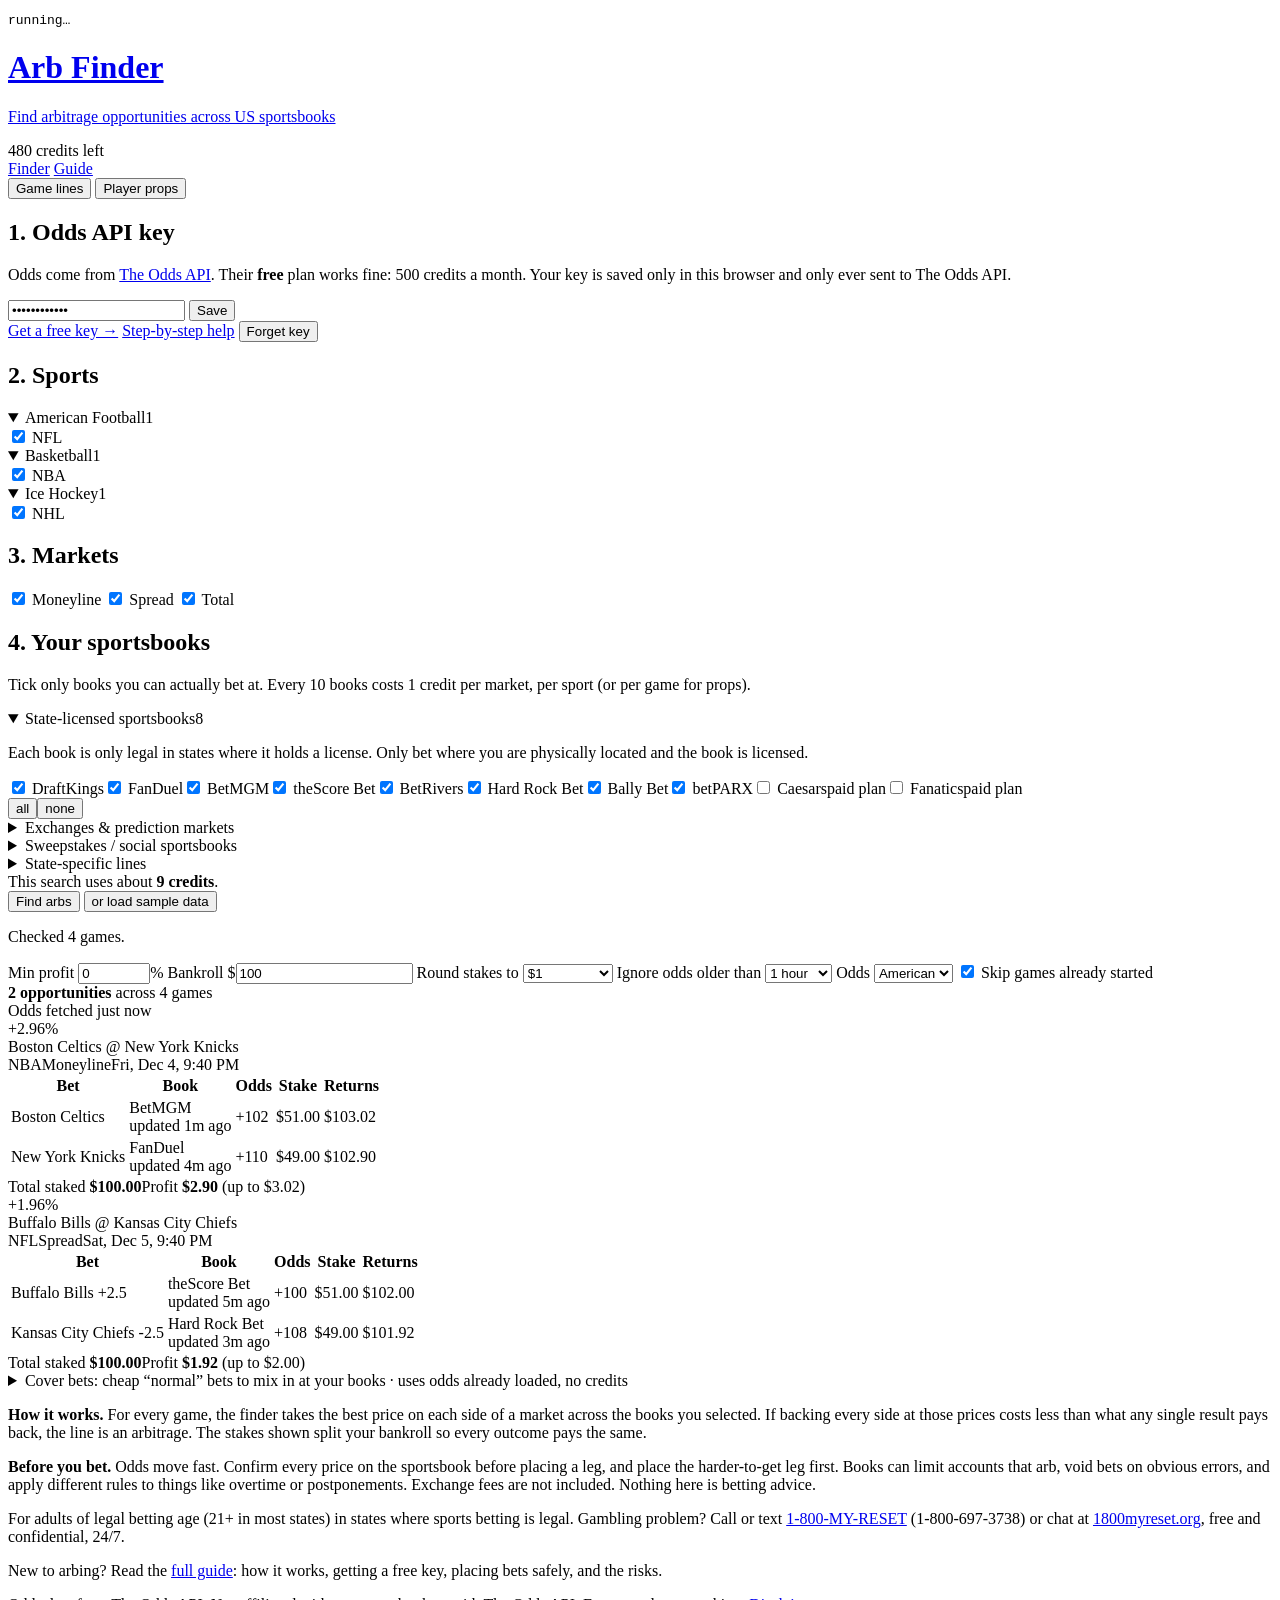
<file: test/e2e.html>
<!doctype html>
<html lang="en">
<head><meta charset="utf-8"><title>Arb Finder end-to-end test</title></head>
<body>
<pre id="e2e-out">running…</pre>
<div id="app"></div>
<script type="module">
// Runs the real app (js/app.js) against a mocked Odds API that returns responses in the
// documented v4 shapes, then checks requests, credit estimates and rendered results.
import { demoEvents, demoPropEvents } from '../js/demo-data.js';

const out = [];
const check = (name, cond, detail = '') => out.push(`${cond ? 'PASS' : 'FAIL'} ${name}${cond ? '' : ' :: ' + detail}`);
const wait = (ms) => new Promise((r) => setTimeout(r, ms));
const report = () => {
  const failed = out.filter((l) => l.startsWith('FAIL')).length;
  document.getElementById('e2e-out').textContent = out.join('\n') + `\n\n${out.length - failed}/${out.length} passed`;
  document.title = failed ? 'FAILED' : 'PASSED';
};

try {
  // 1. Mount the real Finder markup
  const html = await (await fetch('../index.html')).text();
  const doc = new DOMParser().parseFromString(html, 'text/html');
  document.getElementById('app').innerHTML = doc.body.innerHTML;

  // 2. Saved state from an older version, including a removed offshore book
  localStorage.clear();
  localStorage.setItem('arbfinder:key', JSON.stringify('TESTKEY123'));
  localStorage.setItem('arbfinder:books', JSON.stringify(['draftkings', 'fanduel', 'betmgm', 'espnbet', 'betrivers', 'hardrockbet', 'ballybet', 'betparx', 'bovada']));

  // 3. Mock The Odds API
  const calls = [];
  const realFetch = window.fetch.bind(window);
  const hdr = { 'content-type': 'application/json', 'x-requests-remaining': '480', 'x-requests-used': '20', 'x-requests-last': '3' };
  const json = (body) => new Response(JSON.stringify(body), { headers: hdr });
  window.fetch = async (url) => {
    const u = new URL(url, location.href);
    if (u.hostname !== 'api.the-odds-api.com') return realFetch(url);
    calls.push(u);
    const p = u.pathname;
    if (p === '/v4/sports') return json([
      { key: 'basketball_nba', group: 'Basketball', title: 'NBA', active: true, has_outrights: false },
      { key: 'americanfootball_nfl', group: 'American Football', title: 'NFL', active: true, has_outrights: false },
      { key: 'icehockey_nhl', group: 'Ice Hockey', title: 'NHL', active: true, has_outrights: false },
      { key: 'americanfootball_nfl_super_bowl_winner', group: 'American Football', title: 'Super Bowl Winner', active: true, has_outrights: true },
    ]);
    let m;
    if ((m = p.match(/^\/v4\/sports\/([^/]+)\/odds$/))) return json(demoEvents().filter((e) => e.sport_key === m[1]));
    if ((m = p.match(/^\/v4\/sports\/([^/]+)\/events$/))) return json(demoPropEvents().map(({ bookmakers, ...e }) => e).filter((e) => e.sport_key === m[1]));
    if ((m = p.match(/^\/v4\/sports\/([^/]+)\/events\/([^/]+)\/odds$/))) return json(demoPropEvents().find((e) => e.id === m[2]));
    return new Response('{"message":"not found"}', { status: 404, headers: hdr });
  };

  // 4. Boot the real app
  await import('../js/app.js');
  await wait(300);
  const $ = (id) => document.getElementById(id);

  check('in-season sports load from /v4/sports', $('sports').textContent.includes('NBA'));
  check('futures/outright markets are not offered as sports', !$('sports').textContent.includes('Super Bowl Winner'));
  check('quota shows remaining credits', $('quota').textContent.includes('480'), $('quota').textContent);
  check('removed offshore book is not listed', !$('books').textContent.includes('Bovada'));
  check('line cost = 3 sports x 3 markets x 1 = 9 credits', $('cost').textContent.includes('9 credits'), $('cost').textContent);

  // 5. Game-line search
  $('fetch').click();
  await wait(800);
  const oddsCalls = calls.filter((u) => /\/odds$/.test(u.pathname) && !u.pathname.includes('/events/'));
  check('one odds request per in-season selected sport (3)', oddsCalls.length === 3, String(oddsCalls.length));
  const books = oddsCalls[0]?.searchParams.get('bookmakers') || '';
  check('saved offshore book is never requested', !books.includes('bovada'), books);
  check('8 books requested', books.split(',').length === 8, books);
  check('markets param = h2h,spreads,totals', oddsCalls[0]?.searchParams.get('markets') === 'h2h,spreads,totals');
  check('decimal odds requested', oddsCalls[0]?.searchParams.get('oddsFormat') === 'decimal');
  check('API key sent only as apiKey param', oddsCalls.every((u) => u.searchParams.get('apiKey') === 'TESTKEY123'));
  const lineCards = [...document.querySelectorAll('#list .arb')];
  check('2 game-line arbs shown (Knicks ML, Bills/Chiefs spread)', lineCards.length === 2, String(lineCards.length));
  check('top arb is +2.96%', lineCards[0]?.querySelector('.profit')?.textContent === '+2.96%', lineCards[0]?.querySelector('.profit')?.textContent);
  check('profit wording is not "guaranteed"', !document.getElementById('app').textContent.includes('Guaranteed profit'));
  check('status reports games checked', /Checked \d+ games?/.test($('status').textContent), $('status').textContent);
  const cover = document.querySelector('.cover-bets');
  check('cover-bets panel rendered', !!cover && cover.querySelectorAll('tbody tr').length > 0);

  // 6. Filters work without new requests
  const before = calls.length;
  $('f-minprofit').value = '2.5';
  $('f-minprofit').dispatchEvent(new Event('input'));
  await wait(50);
  check('min profit filter hides arbs below 2.5%', document.querySelectorAll('#list .arb').length === 1);
  check('filtering makes no API calls', calls.length === before);
  $('f-minprofit').value = '0';
  $('f-minprofit').dispatchEvent(new Event('input'));

  // 7. Player props
  document.querySelector('[data-mode="props"]').click();
  await wait(400);
  check('props mode shows prop sport list', $('prop-sports').textContent.includes('NBA'));
  check('events list (free) requested for NBA', calls.some((u) => u.pathname === '/v4/sports/basketball_nba/events'));
  const evCall = calls.find((u) => u.pathname === '/v4/sports/basketball_nba/events');
  check('events window uses ISO without milliseconds', /^\d{4}-\d\d-\d\dT\d\d:\d\d:\d\dZ$/.test(evCall?.searchParams.get('commenceTimeFrom') || ''), evCall?.searchParams.get('commenceTimeFrom'));
  check('prop cost = 1 game x 4 props x 1 = 4 credits', $('cost').textContent.includes('up to 4 credits'), $('cost').textContent);
  check('prop cost explainer recommends paid plan', $('props-cost').textContent.includes('paid Odds API plan'));

  $('fetch').click();
  await wait(800);
  const propCalls = calls.filter((u) => /\/events\/[^/]+\/odds$/.test(u.pathname));
  check('one event-odds request per game', propCalls.length === 1, String(propCalls.length));
  check('prop markets requested are the NBA defaults', propCalls[0]?.searchParams.get('markets') === 'player_points,player_rebounds,player_assists,player_threes', propCalls[0]?.searchParams.get('markets'));
  const propCards = [...document.querySelectorAll('#list .arb')];
  check('2 prop arbs shown', propCards.length === 2, String(propCards.length));
  check('prop card titled by player', propCards.some((c) => c.querySelector('.matchup').textContent === 'Jalen Brunson'));
  check('prop leg label "Over 25.5"', [...document.querySelectorAll('#list .leg-name')].some((e) => e.textContent === 'Over 25.5'));
  check('no cover bets in props mode', !document.querySelector('.cover-bets'));

  // 8. Back to lines keeps the earlier results (no refetch)
  const n = calls.length;
  document.querySelector('[data-mode="lines"]').click();
  await wait(100);
  check('switching back shows cached line results', document.querySelectorAll('#list .arb').length === 2 && calls.length === n);
} catch (e) {
  out.push('FAIL harness error: ' + e.message);
}
report();
</script>
</body>
</html>
</file>
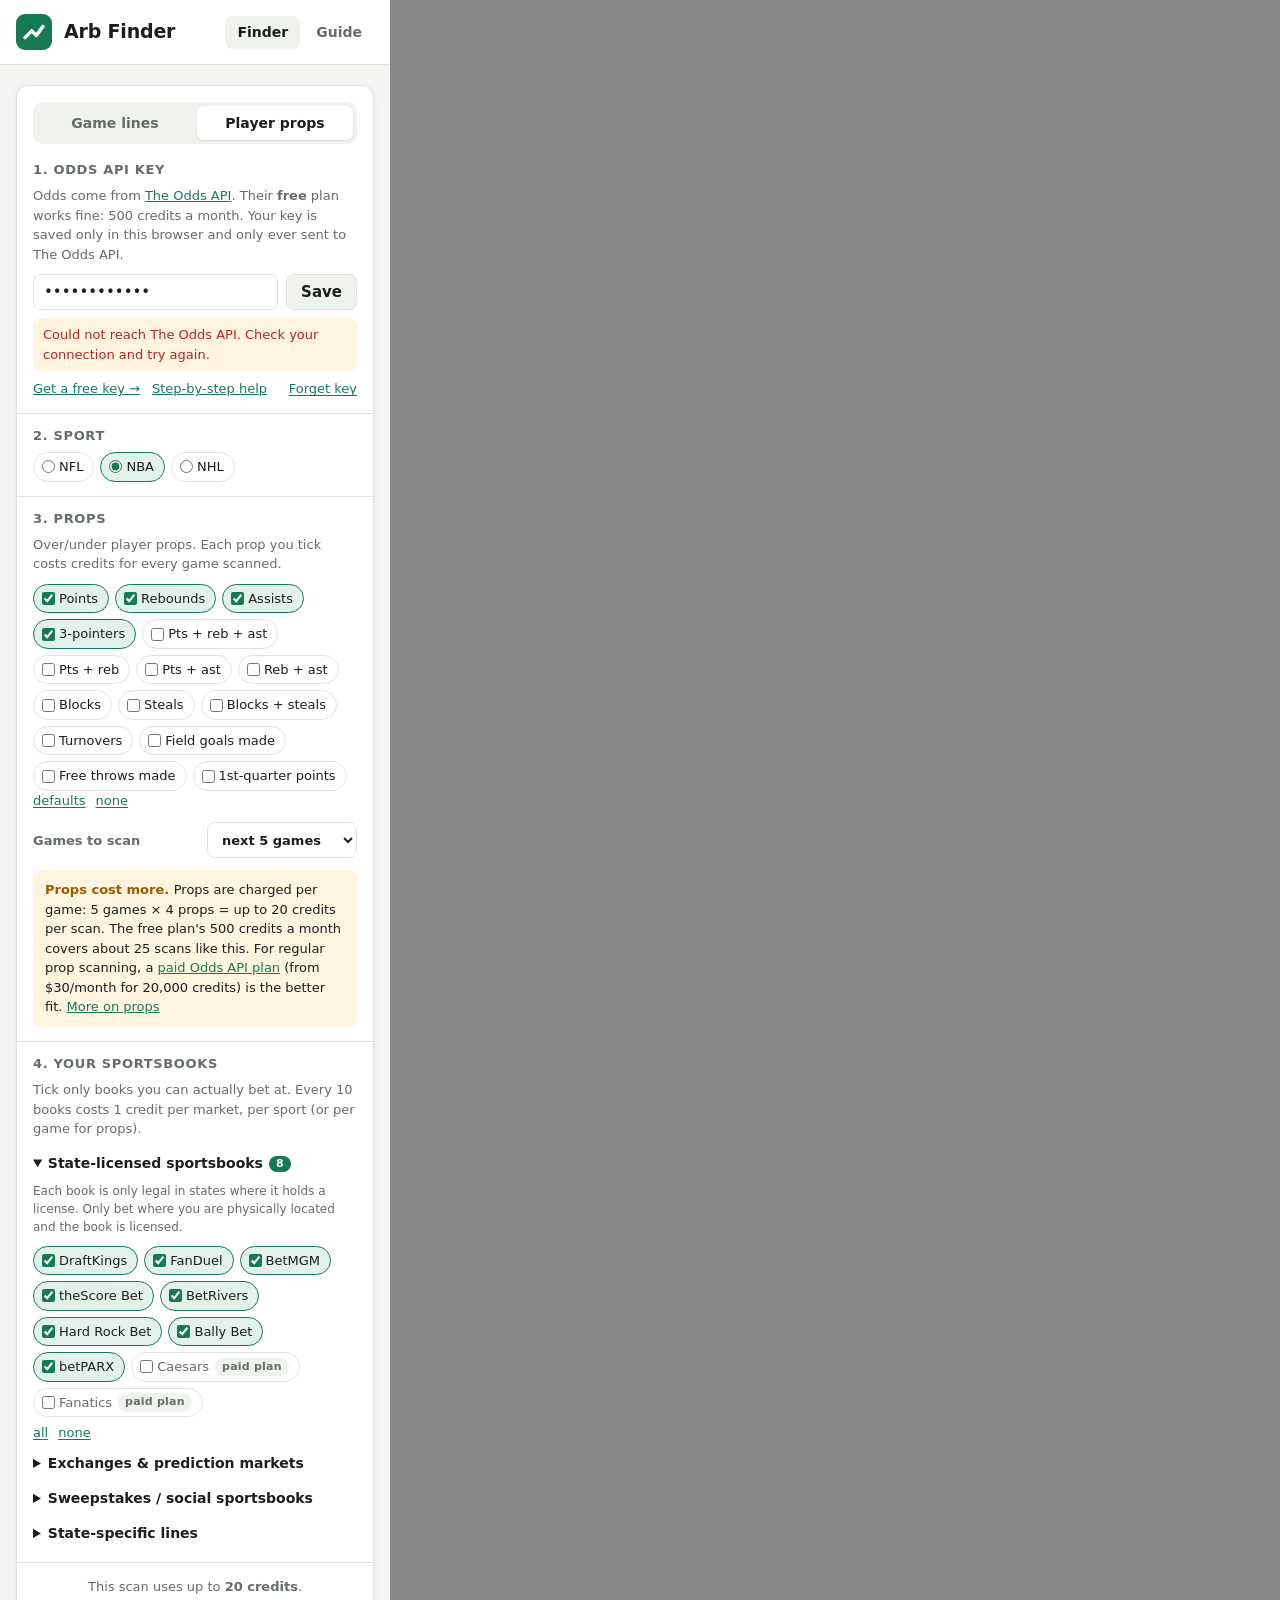
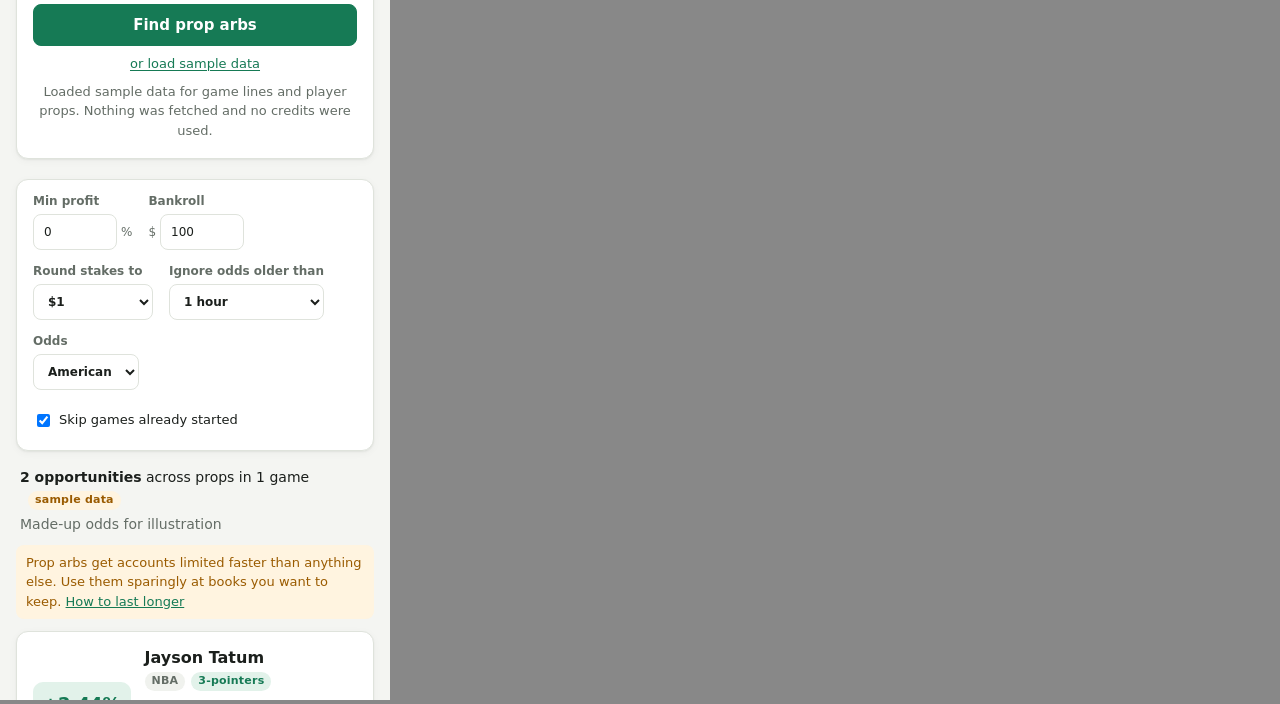
<file: test/phone.html>
<!doctype html><meta charset="utf-8"><title>phone preview</title>
<style>body{margin:0;background:#888}iframe{border:0;width:390px;height:2300px;background:#fff}</style>
<iframe src="../index.html?demo=1"></iframe>
</file>
<file: styles.css>
:root {
  --bg: #f4f5f2;
  --surface: #ffffff;
  --surface-2: #f0f2ee;
  --border: #dfe3dc;
  --text: #1b1f1c;
  --muted: #646d66;
  --accent: #167a55;
  --accent-hover: #11603f;
  --accent-soft: #e2f2ea;
  --on-accent: #ffffff;
  --warn: #9a5b00;
  --warn-soft: #fff4e0;
  --bad: #b3261e;
  --live: #c62828;
  --shadow: 0 1px 2px rgba(20, 30, 20, .06), 0 2px 8px rgba(20, 30, 20, .04);
  --radius: 12px;
  color-scheme: light;
}

@media (prefers-color-scheme: dark) {
  :root:not([data-theme="light"]) {
    --bg: #111413;
    --surface: #191d1b;
    --surface-2: #212623;
    --border: #2d3430;
    --text: #e7ebe8;
    --muted: #9aa49d;
    --accent: #3fbf8a;
    --accent-hover: #5fd3a2;
    --accent-soft: #17342a;
    --on-accent: #08130e;
    --warn: #f0b456;
    --warn-soft: #33281a;
    --bad: #ff8a80;
    --live: #ff6b6b;
    --shadow: none;
    color-scheme: dark;
  }
}
:root[data-theme="dark"] {
  --bg: #111413; --surface: #191d1b; --surface-2: #212623; --border: #2d3430;
  --text: #e7ebe8; --muted: #9aa49d; --accent: #3fbf8a; --accent-hover: #5fd3a2;
  --accent-soft: #17342a; --on-accent: #08130e; --warn: #f0b456; --warn-soft: #33281a;
  --bad: #ff8a80; --live: #ff6b6b; --shadow: none; color-scheme: dark;
}

* { box-sizing: border-box; }
html { -webkit-text-size-adjust: 100%; }
body {
  margin: 0;
  background: var(--bg);
  color: var(--text);
  font: 15px/1.5 system-ui, -apple-system, "Segoe UI", Roboto, sans-serif;
  font-variant-numeric: tabular-nums;
}
a { color: var(--accent); }
a:hover { color: var(--accent-hover); }
h1, h2, h3 { margin: 0; line-height: 1.25; }

.wrap { max-width: 1240px; margin: 0 auto; padding: 0 16px; }

/* top bar */
.topbar { background: var(--surface); border-bottom: 1px solid var(--border); }
.topbar-inner { display: flex; align-items: center; justify-content: space-between; gap: 16px; padding-top: 14px; padding-bottom: 14px; }
.brand { display: flex; align-items: center; gap: 12px; }
.logo {
  width: 36px; height: 36px; border-radius: 9px; flex: none;
  background: var(--accent) url("data:image/svg+xml,%3Csvg xmlns='http://www.w3.org/2000/svg' viewBox='0 0 32 32'%3E%3Cpath d='M8 21l6-6 4 4 6-8' stroke='white' stroke-width='3' fill='none' stroke-linecap='round' stroke-linejoin='round'/%3E%3C/svg%3E") center/100% no-repeat;
}
h1 { font-size: 19px; letter-spacing: -.01em; }
.tagline { margin: 0; color: var(--muted); font-size: 13px; }
.quota { font-size: 13px; color: var(--muted); background: var(--surface-2); padding: 6px 10px; border-radius: 999px; white-space: nowrap; }
.quota-num { color: var(--text); font-weight: 650; }

/* layout */
.layout { display: grid; grid-template-columns: 340px minmax(0, 1fr); gap: 20px; padding-top: 20px; padding-bottom: 20px; align-items: start; }
@media (max-width: 860px) { .layout { grid-template-columns: minmax(0, 1fr); } }

.panel { background: var(--surface); border: 1px solid var(--border); border-radius: var(--radius); box-shadow: var(--shadow); }

/* settings */
.settings { padding: 4px 0; position: sticky; top: 16px; max-height: calc(100vh - 32px); overflow: auto; }
@media (max-width: 860px) { .settings { position: static; max-height: none; } }
.block { padding: 14px 16px; border-bottom: 1px solid var(--border); }
.block:last-child { border-bottom: 0; }
.block h2 { font-size: 13px; text-transform: uppercase; letter-spacing: .05em; color: var(--muted); margin-bottom: 8px; font-weight: 650; }
.hint { color: var(--muted); font-size: 13px; margin: 0 0 10px; }
.small { font-size: 12px; }
.muted { color: var(--muted); }
.warn { color: var(--warn); }
.good { color: var(--accent); }
.bad { color: var(--bad); }
.strong { font-weight: 650; }

.key-row { display: flex; gap: 8px; }
.key-row input { flex: 1; min-width: 0; }
.key-links { display: flex; justify-content: space-between; margin-top: 8px; font-size: 13px; }

input[type="text"], input[type="password"], input[type="number"], select {
  font: inherit; color: var(--text); background: var(--surface);
  border: 1px solid var(--border); border-radius: 8px; padding: 7px 10px; height: 36px;
}
input:focus-visible, select:focus-visible, button:focus-visible, summary:focus-visible { outline: 2px solid var(--accent); outline-offset: 1px; }

.btn {
  font: inherit; font-weight: 600; cursor: pointer; height: 36px; padding: 0 14px;
  border-radius: 8px; border: 1px solid var(--border); background: var(--surface-2); color: var(--text);
}
.btn:hover { border-color: var(--muted); }
.btn-primary { background: var(--accent); border-color: var(--accent); color: var(--on-accent); }
.btn-primary:hover { background: var(--accent-hover); border-color: var(--accent-hover); }
.btn:disabled { opacity: .5; cursor: not-allowed; }
.btn-wide { width: 100%; height: 42px; font-size: 15px; }
.link-btn { font: inherit; font-size: 13px; background: none; border: 0; padding: 0; color: var(--accent); cursor: pointer; text-decoration: underline; text-underline-offset: 2px; }

.chips { display: flex; flex-wrap: wrap; gap: 6px; }
.chip {
  display: inline-flex; align-items: center; gap: 4px; font-size: 13px; cursor: pointer; user-select: none;
  padding: 4px 10px 4px 8px; border: 1px solid var(--border); border-radius: 999px; background: var(--surface);
}
.chip:has(input:checked) { background: var(--accent-soft); border-color: var(--accent); }
.chip input { margin: 0; accent-color: var(--accent); }
.chip.paid:not(:has(input:checked)) { color: var(--muted); }

details { margin-bottom: 6px; }
details:last-child { margin-bottom: 0; }
summary { cursor: pointer; font-size: 14px; font-weight: 600; padding: 4px 0; list-style-position: inside; }
summary + .chips, summary + .hint { margin-top: 4px; }
details .chips { margin-bottom: 6px; }
.count { display: inline-block; margin-left: 6px; font-size: 11px; font-weight: 700; padding: 0 7px; border-radius: 999px; background: var(--accent); color: var(--on-accent); vertical-align: 1px; }
.group-actions { display: flex; gap: 10px; margin-bottom: 4px; }

.tag { display: inline-block; font-size: 11px; font-weight: 650; padding: 1px 7px; border-radius: 999px; background: var(--surface-2); color: var(--muted); letter-spacing: .02em; }
.chip .tag { margin-left: 2px; }
.tag.live { background: var(--live); color: #fff; }
.tag.demo { background: var(--warn-soft); color: var(--warn); margin-left: 8px; }
.tag.market { background: var(--accent-soft); color: var(--accent); }

.fetch-block { display: flex; flex-direction: column; gap: 8px; align-items: center; }
.cost { font-size: 13px; color: var(--muted); text-align: center; }
.status { margin: 0; font-size: 13px; text-align: center; color: var(--muted); }
.status.error { color: var(--bad); }
.status.warn { color: var(--warn); }

/* filters */
.filters { display: flex; flex-wrap: wrap; gap: 12px 16px; padding: 12px 16px; align-items: end; }
.filters label { display: flex; flex-direction: column; gap: 4px; font-size: 12px; color: var(--muted); font-weight: 600; }
.filters label.check { flex-direction: row; align-items: center; gap: 6px; height: 36px; font-size: 13px; color: var(--text); font-weight: 500; }
.filters input[type="number"] { width: 84px; }
.input-suffix, .input-prefix { display: inline-flex; align-items: center; gap: 4px; color: var(--muted); font-weight: 500; }

.summary { display: flex; flex-wrap: wrap; justify-content: space-between; gap: 4px 16px; padding: 16px 4px 10px; font-size: 14px; }

/* results */
.list { display: flex; flex-direction: column; gap: 12px; }
.empty { padding: 32px 24px; text-align: center; }
.empty h3 { font-size: 17px; margin-bottom: 6px; }
.empty p { color: var(--muted); margin: 0 auto 14px; max-width: 46ch; }

.arb { padding: 14px 16px; }
.arb-head { display: flex; gap: 14px; align-items: center; margin-bottom: 10px; }
.profit {
  flex: none; min-width: 78px; text-align: center; font-weight: 750; font-size: 18px;
  padding: 8px 10px; border-radius: 10px; background: var(--accent-soft); color: var(--accent);
}
.profit.neg { background: var(--surface-2); color: var(--muted); }
.arb-title { min-width: 0; }
.matchup { font-weight: 650; font-size: 16px; overflow-wrap: anywhere; }
.meta { display: flex; flex-wrap: wrap; gap: 6px; align-items: center; font-size: 13px; margin-top: 2px; }

.legs { width: 100%; border-collapse: collapse; font-size: 14px; }
.legs th { text-align: left; font-size: 11px; text-transform: uppercase; letter-spacing: .05em; color: var(--muted); font-weight: 650; padding: 6px 8px; border-bottom: 1px solid var(--border); }
.legs td { padding: 8px; border-bottom: 1px solid var(--border); vertical-align: top; }
.legs tr:last-child td { border-bottom: 0; }
.legs .num { text-align: right; white-space: nowrap; }
.leg-name { font-weight: 600; }

.arb-foot { display: flex; flex-wrap: wrap; justify-content: space-between; gap: 6px 16px; padding-top: 10px; margin-top: 2px; border-top: 1px solid var(--border); font-size: 14px; }
.note { margin: 10px 0 0; font-size: 13px; }
.note.warn { background: var(--warn-soft); padding: 8px 10px; border-radius: 8px; }
.arb.near { opacity: .85; }

@media (max-width: 560px) {
  .tagline { display: none; }
  .legs thead { display: none; }
  .legs, .legs tbody, .legs tr, .legs td { display: block; width: 100%; }
  .legs tr { padding: 8px 0; border-bottom: 1px solid var(--border); display: grid; grid-template-columns: repeat(3, 1fr); gap: 2px 8px; }
  .legs tr:last-child { border-bottom: 0; }
  .legs td { border: 0; padding: 2px 0; text-align: left !important; }
  .legs td:nth-child(1), .legs td:nth-child(2) { grid-column: 1 / -1; }
  .legs td:nth-child(n+3)::before { content: attr(data-label); display: block; font-size: 11px; color: var(--muted); text-transform: uppercase; letter-spacing: .05em; }
}

.footer { padding-bottom: 32px; font-size: 13px; color: var(--muted); max-width: 1240px; }
.footer p { max-width: 90ch; }
.footer strong { color: var(--text); }

/* ---------- nav + header additions ---------- */
.brand-link { color: inherit; text-decoration: none; }
.brand-link:hover { color: inherit; }
.brand-name { display: block; font-size: 19px; font-weight: 700; letter-spacing: -.01em; line-height: 1.25; }
.topbar-right { display: flex; align-items: center; gap: 12px; }
.nav { display: flex; gap: 4px; }
.nav a { padding: 6px 12px; border-radius: 8px; text-decoration: none; color: var(--muted); font-weight: 600; font-size: 14px; }
.nav a:hover { color: var(--text); background: var(--surface-2); }
.nav a[aria-current="page"] { color: var(--text); background: var(--surface-2); }
@media (max-width: 560px) { .topbar-right .quota { display: none; } }

.key-links { gap: 12px; flex-wrap: wrap; }
.key-links .link-btn { margin-left: auto; }
.key-status { margin: 8px 0 0; font-size: 13px; padding: 7px 10px; border-radius: 8px; background: var(--surface-2); color: var(--muted); }
.key-status.ok { background: var(--accent-soft); color: var(--accent); font-weight: 600; }
.key-status.error { background: var(--warn-soft); color: var(--bad); }

/* onboarding card */
.onboarding { padding: 24px; }
.onboarding h3 { font-size: 18px; margin-bottom: 6px; }
.onboarding > p { margin: 0 0 14px; }
.onboarding-actions { display: flex; flex-wrap: wrap; gap: 8px; margin-top: 16px; }
a.btn { display: inline-flex; align-items: center; text-decoration: none; }
a.btn-primary, a.btn-primary:hover { color: var(--on-accent); }

/* numbered steps */
.steps { counter-reset: step; list-style: none; padding: 0; margin: 0; }
.steps > li { counter-increment: step; position: relative; padding-left: 40px; margin-bottom: 18px; }
.steps > li::before {
  content: counter(step); position: absolute; left: 0; top: 0;
  width: 26px; height: 26px; border-radius: 50%; display: grid; place-items: center;
  background: var(--accent); color: var(--on-accent); font-weight: 700; font-size: 13px;
}
.steps > li h3 { font-size: 16px; margin: 2px 0 4px; }
.steps > li p { margin: 0 0 6px; }
.steps.compact > li { margin-bottom: 10px; padding-top: 2px; }

/* ---------- guide page ---------- */
.guide-layout { display: grid; grid-template-columns: 230px minmax(0, 1fr); gap: 28px; padding-top: 24px; padding-bottom: 24px; align-items: start; }
@media (max-width: 860px) { .guide-layout { grid-template-columns: minmax(0, 1fr); } .toc { position: static !important; } }
.toc { position: sticky; top: 16px; padding: 14px 16px; font-size: 14px; }
.toc-title { margin: 0 0 6px; font-size: 12px; font-weight: 650; text-transform: uppercase; letter-spacing: .05em; color: var(--muted); }
.toc ol { margin: 0; padding-left: 20px; }
.toc li { margin: 3px 0; }
.toc a { color: var(--text); text-decoration: none; }
.toc a:hover { color: var(--accent); text-decoration: underline; }

.doc { max-width: 760px; font-size: 16px; line-height: 1.65; }
.doc h1 { font-size: 32px; letter-spacing: -.02em; margin-bottom: 8px; }
.doc .lede { font-size: 18px; color: var(--muted); margin: 0 0 24px; }
.doc section { margin: 0 0 40px; scroll-margin-top: 16px; }
.doc h2 { font-size: 23px; letter-spacing: -.01em; margin: 0 0 12px; padding-top: 8px; border-top: 1px solid var(--border); }
.doc .callout h2, .doc #quick-start h2 { border-top: 0; padding-top: 0; }
.doc h3 { font-size: 17px; margin: 22px 0 6px; }
.doc p { margin: 0 0 12px; }
.doc ul { padding-left: 22px; margin: 0 0 12px; }
.doc li { margin-bottom: 4px; }
.doc .small { font-size: 14px; }

.callout { background: var(--accent-soft); border: 1px solid color-mix(in srgb, var(--accent) 35%, transparent); border-radius: var(--radius); padding: 18px 20px; margin: 16px 0; }
.callout p:last-child, .callout ol:last-child { margin-bottom: 0; }

.table-scroll { overflow-x: auto; margin: 0 0 14px; }
.example { width: 100%; border-collapse: collapse; font-size: 15px; background: var(--surface); border: 1px solid var(--border); border-radius: 10px; overflow: hidden; }
.example th { text-align: left; font-size: 12px; text-transform: uppercase; letter-spacing: .04em; color: var(--muted); padding: 8px 12px; background: var(--surface-2); }
.example td { padding: 9px 12px; border-top: 1px solid var(--border); vertical-align: top; }
.example .num { text-align: right; white-space: nowrap; }
.example tfoot td { font-weight: 600; }

.formula { background: var(--surface); border: 1px solid var(--border); border-radius: 10px; padding: 12px 16px; text-align: center; font-size: 17px; }
.key-sample code { display: inline-block; font: 14px/1.4 ui-monospace, SFMono-Regular, Menlo, monospace; background: var(--surface-2); border: 1px dashed var(--border); padding: 6px 10px; border-radius: 8px; word-break: break-all; }

.anatomy { margin: 0 0 18px; padding: 14px 16px; font-size: 14px; line-height: 1.5; }
.defs { display: grid; grid-template-columns: minmax(120px, max-content) 1fr; gap: 8px 18px; margin: 0 0 12px; }
.defs dt { font-weight: 650; }
.defs dd { margin: 0; color: var(--text); }
@media (max-width: 560px) { .defs { grid-template-columns: 1fr; gap: 2px; } .defs dd { margin-bottom: 10px; } }

.faq { background: var(--surface); border: 1px solid var(--border); border-radius: 10px; padding: 10px 14px; margin-bottom: 8px; }
.faq summary { font-size: 16px; }
.faq p { margin: 8px 0 2px; }
.cta { text-align: center; margin-top: 8px; }
.cta .btn { height: 44px; padding: 0 22px; font-size: 16px; }

/* ---------- mode switch, props, cover bets ---------- */
[hidden] { display: none !important; }
.mode-switch { display: grid; grid-template-columns: 1fr 1fr; gap: 4px; margin: 12px 16px 4px; padding: 4px; background: var(--surface-2); border-radius: 10px; }
.mode-switch button { font: inherit; font-size: 14px; font-weight: 600; height: 34px; border: 0; border-radius: 7px; background: transparent; color: var(--muted); cursor: pointer; }
.mode-switch button.active { background: var(--surface); color: var(--text); box-shadow: 0 1px 2px rgba(0,0,0,.12); }
.inline-field { display: flex; align-items: center; justify-content: space-between; gap: 8px; margin-top: 12px; font-size: 13px; font-weight: 600; color: var(--muted); }
.props-cost:empty { display: none; }
.props-cost { margin: 12px 0 0; font-size: 13px; line-height: 1.5; background: var(--warn-soft); color: var(--text); padding: 10px 12px; border-radius: 8px; }
.props-cost strong { color: var(--warn); }
.note.tip { margin: 0; }

.cover { margin-top: 16px; }
.cover-bets { padding: 4px 16px; }
.cover-bets > summary { padding: 10px 0; font-size: 15px; }
.cover-bets[open] { padding-bottom: 12px; }
.cover-table td:first-child { white-space: nowrap; }
@media (max-width: 560px) {
  .cover-table tr { grid-template-columns: 1fr 1fr; }
  .cover-table td:nth-child(1):empty { display: none; }
}
.callout-bad { background: var(--warn-soft); border-color: color-mix(in srgb, var(--bad) 30%, transparent); }
.callout ul { margin-bottom: 0; }
.settings [data-show] > .block:last-child { border-bottom: 1px solid var(--border); }
</file>
